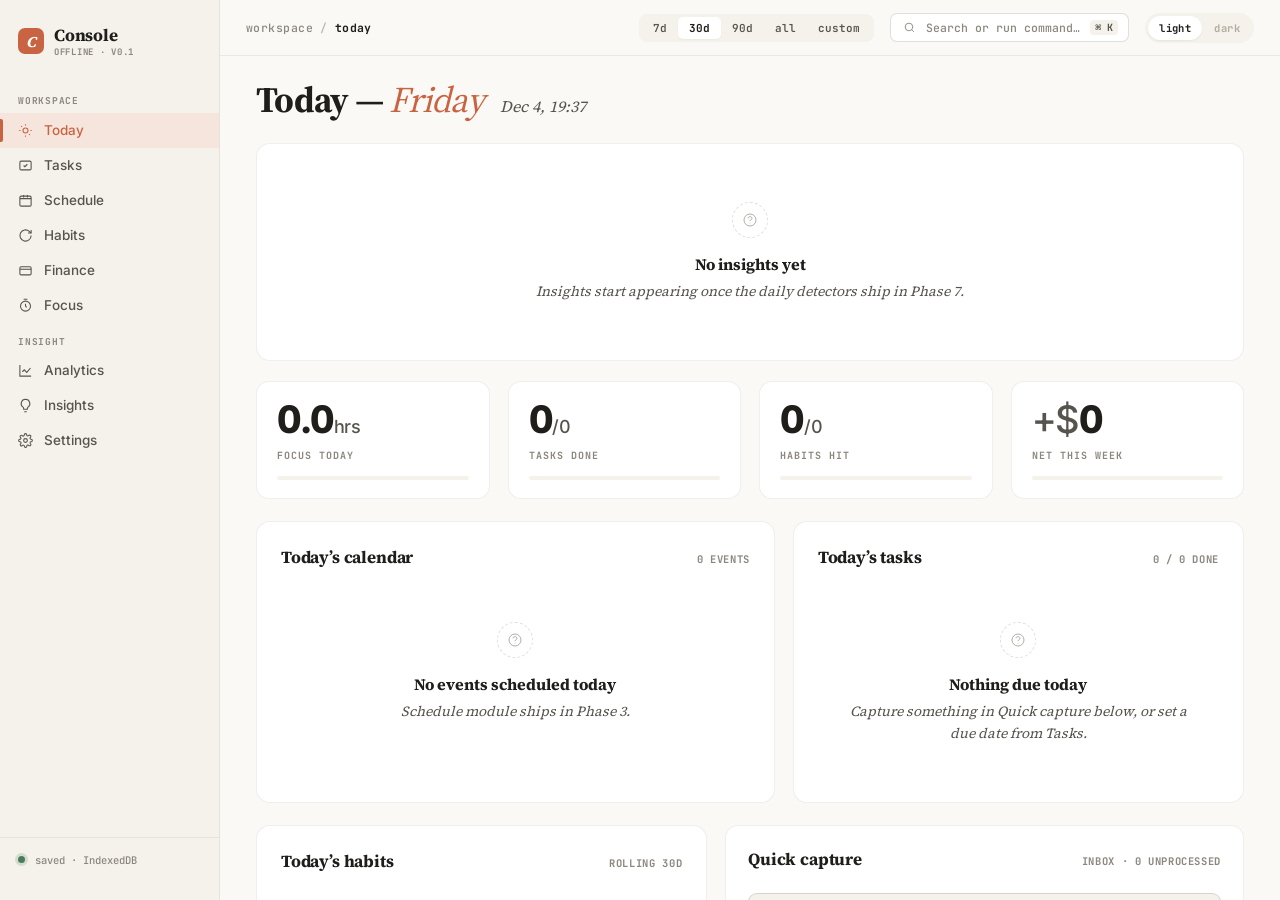
<file: index.html>
<!DOCTYPE html>
<html lang="en" data-theme="light">
<head>
<meta charset="UTF-8" />
<meta name="viewport" content="width=device-width, initial-scale=1.0" />
<title>Console</title>
<!-- tokens -> base -> components: fixed load order, source of truth for all styling. See docs/Console_Workflow.md. -->
<link rel="stylesheet" href="css/tokens.css">
<link rel="stylesheet" href="css/base.css">
<link rel="stylesheet" href="css/components.css">
</head>
<body>

<div class="app">

  <!-- ================== SIDEBAR ================== -->
  <!-- Markup reused verbatim from prototypes/console_today_prototype.html, plus data-route
       attributes for the router. Nothing here should be redrawn from description. -->
  <aside class="sidebar">
    <div class="brand">
      <div class="brand-mark">C</div>
      <div>
        <div class="brand-name">Console</div>
        <div class="brand-meta">offline · v0.1</div>
      </div>
    </div>

    <div class="nav-group-label">Workspace</div>
    <div class="nav-item" data-route="today">
      <svg viewBox="0 0 24 24" fill="none" stroke="currentColor"><circle cx="12" cy="12" r="4"/><path d="M12 2v2M12 20v2M4.93 4.93l1.41 1.41M17.66 17.66l1.41 1.41M2 12h2M20 12h2"/></svg>
      Today <span class="nav-count">0</span>
    </div>
    <div class="nav-item" data-route="tasks">
      <svg viewBox="0 0 24 24" fill="none" stroke="currentColor"><rect x="3" y="5" width="18" height="14" rx="2"/><path d="m9 12 2 2 4-4"/></svg>
      Tasks <span class="nav-count">0</span>
    </div>
    <div class="nav-item" data-route="schedule">
      <svg viewBox="0 0 24 24" fill="none" stroke="currentColor"><rect x="3" y="5" width="18" height="16" rx="2"/><path d="M3 9h18M9 3v4M15 3v4"/></svg>
      Schedule <span class="nav-count">0</span>
    </div>
    <div class="nav-item" data-route="habits">
      <svg viewBox="0 0 24 24" fill="none" stroke="currentColor"><path d="M21 12a9 9 0 1 1-3-6.7L21 8"/><path d="M21 3v5h-5"/></svg>
      Habits <span class="nav-count">0</span>
    </div>
    <div class="nav-item" data-route="finance">
      <svg viewBox="0 0 24 24" fill="none" stroke="currentColor"><rect x="3" y="6" width="18" height="13" rx="2"/><path d="M3 10h18"/></svg>
      Finance <span class="nav-count">0</span>
    </div>
    <div class="nav-item" data-route="focus">
      <svg viewBox="0 0 24 24" fill="none" stroke="currentColor"><circle cx="12" cy="13" r="8"/><path d="M12 9v4l2 2M9 2h6"/></svg>
      Focus <span class="nav-count">0</span>
    </div>

    <div class="nav-group-label">Insight</div>
    <div class="nav-item" data-route="analytics">
      <svg viewBox="0 0 24 24" fill="none" stroke="currentColor"><path d="M3 3v18h18"/><path d="M7 14l3-3 4 4 6-7"/></svg>
      Analytics
    </div>
    <div class="nav-item" data-route="insights">
      <svg viewBox="0 0 24 24" fill="none" stroke="currentColor"><path d="M9 18h6M10 22h4M12 2a7 7 0 0 0-4 12.7c.6.5 1 1.3 1 2.1V18h6v-1.2c0-.8.4-1.6 1-2.1A7 7 0 0 0 12 2z"/></svg>
      Insights <span class="nav-count">0</span>
    </div>
    <div class="nav-item" data-route="settings">
      <svg viewBox="0 0 24 24" fill="none" stroke="currentColor"><circle cx="12" cy="12" r="3"/><path d="M19.4 15a1.6 1.6 0 0 0 .3 1.8l.1.1a2 2 0 1 1-2.8 2.8l-.1-.1a1.6 1.6 0 0 0-1.8-.3 1.6 1.6 0 0 0-1 1.5V21a2 2 0 1 1-4 0v-.1a1.6 1.6 0 0 0-1-1.5 1.6 1.6 0 0 0-1.8.3l-.1.1a2 2 0 1 1-2.8-2.8l.1-.1a1.6 1.6 0 0 0 .3-1.8 1.6 1.6 0 0 0-1.5-1H3a2 2 0 1 1 0-4h.1a1.6 1.6 0 0 0 1.5-1 1.6 1.6 0 0 0-.3-1.8l-.1-.1a2 2 0 1 1 2.8-2.8l.1.1a1.6 1.6 0 0 0 1.8.3h.1a1.6 1.6 0 0 0 1-1.5V3a2 2 0 1 1 4 0v.1a1.6 1.6 0 0 0 1 1.5h.1a1.6 1.6 0 0 0 1.8-.3l.1-.1a2 2 0 1 1 2.8 2.8l-.1.1a1.6 1.6 0 0 0-.3 1.8v.1a1.6 1.6 0 0 0 1.5 1H21a2 2 0 1 1 0 4h-.1a1.6 1.6 0 0 0-1.5 1z"/></svg>
      Settings
    </div>

    <div class="sidebar-footer">
      <span class="ondisk"></span>
      <span>saved · IndexedDB</span>
    </div>
  </aside>

  <main class="main">

    <!-- topbar -->
    <div class="topbar">
      <div class="breadcrumb">
        workspace<span class="sep">/</span><span class="here">today</span>
      </div>
      <div class="topbar-spacer"></div>
      <!-- Universal range filter (Phase 7 / Analytics) — visual-only through Phase 6 (js/app.js's
           wireTopbarSegmented comment said as much since Phase 1); wired for real range-filtering
           here, but only Analytics reads the persisted value. See docs/phase_prompts/
           phase_7_analytics.md Design Decision #2. -->
      <div class="range-filter">
        <div class="segmented" id="range-segmented">
          <button data-range="7d">7d</button>
          <button data-range="30d" class="active">30d</button>
          <button data-range="90d">90d</button>
          <button data-range="all">all</button>
          <button data-range="custom">custom</button>
        </div>
        <div class="range-popover" id="range-popover" hidden>
          <div class="modal-field"><label>From</label><input type="date" class="input" id="range-start"></div>
          <div class="modal-field"><label>To</label><input type="date" class="input" id="range-end"></div>
          <button class="btn accent" id="range-apply">Apply</button>
        </div>
      </div>
      <button class="cmd-trigger">
        <svg viewBox="0 0 24 24" fill="none" stroke="currentColor"><circle cx="11" cy="11" r="7"/><path d="m20 20-3-3"/></svg>
        <span>Search or run command…</span>
        <span class="kbd">⌘ K</span>
      </button>
      <div class="theme-toggle" id="ttoggle">
        <button class="active" data-theme="light">light</button>
        <button data-theme="dark">dark</button>
      </div>
    </div>

    <!-- content: each module's init(container) renders into #app-content -->
    <div class="content">
      <div class="content-inner" id="app-content"></div>
    </div>
  </main>

  <!-- FLOATING ACTIVE TIMER — container always present, hidden until a real focus session
       exists (Phase 6). See phase_1_foundation.md. -->
  <div class="floating-timer" id="floating-timer" hidden>
    <div class="ftindicator"></div>
    <div class="ftcontent">
      <div class="ftmode">—</div>
      <div class="fttitle">—</div>
    </div>
    <div class="fttime">00:00</div>
    <div class="ftctrls">
      <button data-act="ft-pause">Pause</button>
      <button data-act="ft-end">End</button>
    </div>
  </div>

  <!-- COMMAND PALETTE OVERLAY — not in any prototype (only the static .cmd-trigger button was
       shown); .palette-overlay/.palette markup and behavior built fresh for Phase 1. -->
  <div class="palette-overlay" id="cmd-overlay" hidden>
    <div class="palette">
      <div class="pinput">
        <span class="prompt">›</span>
        <input type="text" id="cmd-input" placeholder="Search or run a command…" autocomplete="off">
      </div>
      <div class="pres" id="cmd-results"></div>
    </div>
  </div>

</div>

<!-- Classic scripts on purpose, not type="module" — ES module graphs are blocked by CORS
     under file:// in several browsers, and "opens from file://" is non-negotiable.
     Load order matters: lib/db first, then modules (which reference Console.lib and
     Console.db at init time, not at parse time, but keeping order consistent avoids surprises),
     then the shell singletons, then app.js last to boot everything. -->
<script src="js/db.js"></script>
<script src="js/lib/format.js"></script>
<script src="js/lib/tags.js"></script>
<script src="js/lib/capture.js"></script>
<script src="js/lib/habits.js"></script>
<script src="js/lib/stub-module.js"></script>
<script src="js/modules/today/index.js"></script>
<script src="js/modules/tasks/index.js"></script>
<script src="js/modules/schedule/index.js"></script>
<script src="js/modules/habits/index.js"></script>
<script src="js/modules/finance/index.js"></script>
<script src="js/modules/focus/index.js"></script>
<script src="js/modules/analytics/index.js"></script>
<script src="js/modules/insights/index.js"></script>
<script src="js/modules/settings/index.js"></script>
<script src="js/theme.js"></script>
<script src="js/router.js"></script>
<script src="js/palette.js"></script>
<script src="js/app.js"></script>
</body>
</html>
</file>
<file: css/tokens.css>
/* Console — tokens.css
   Design tokens: color, type. Extracted verbatim from console_design_library_final.html (lines 11-89).
   Source values verified byte-identical (modulo whitespace) across design library + all 5 prototypes. */

  @font-face {
    font-family: 'Inter';
    src: url('../fonts/inter-latin.woff2') format('woff2');
    font-weight: 400 800;
    font-style: normal;
    font-display: swap;
  }
  @font-face {
    font-family: 'JetBrains Mono';
    src: url('../fonts/jetbrains-mono-latin.woff2') format('woff2');
    font-weight: 500 700;
    font-style: normal;
    font-display: swap;
  }
  @font-face {
    font-family: 'Source Serif 4';
    src: url('../fonts/source-serif-4-latin.woff2') format('woff2');
    font-weight: 400 700;
    font-style: normal;
    font-display: swap;
  }

  :root {
    --paper: #FAF9F5;
    --paper-2: #F4F2EB;
    --card: #FFFFFF;
    --ink-1: #1F1E1B;
    --ink-2: #57544D;
    --ink-3: #8B877E;
    --ink-4: #BAB6AC;
    --line-1: rgba(31,30,27,0.07);
    --line-2: rgba(31,30,27,0.14);

    --accent: #C96442;
    --accent-dk: #A04E32;
    --accent-lt: #E5947A;
    --accent-soft: #F6E5DD;
    --accent-line: rgba(201,100,66,0.30);

    --accent-l1: rgba(201,100,66,0.20);
    --accent-l2: rgba(201,100,66,0.42);
    --accent-l3: rgba(201,100,66,0.68);
    --accent-l4: rgba(201,100,66,0.95);

    --teal: #4A7C5C;
    --teal-soft: #E1ECE3;
    --blue: #4A6FA5;
    --blue-soft: #DEE7F4;
    --amber: #B5740A;
    --amber-soft: #F8EBCC;
    --plum: #7A5C8C;
    --plum-soft: #EBE0F1;
    --rose: #B14D6B;
    --rose-soft: #F4DDE3;

    --success: #4A7C5C;
    --warning: #B5740A;
    --danger: #B14D3F;

    --display: 'Source Serif 4', Georgia, serif;
    --body: 'Inter', -apple-system, sans-serif;
    --mono: 'JetBrains Mono', monospace;

    /* MOTION — added for the FX/animation polish pass (post-Phase-9). Subtle/professional per the
       user's own call: quick, understated easing, no bounce/overshoot. Not theme-dependent (same
       in light + dark), lives here so both base.css and components.css can reference one source
       of truth instead of hand-rolling durations/easings per rule. */
    --ease-out: cubic-bezier(0.16, 1, 0.3, 1);
    --ease-in-out: cubic-bezier(0.4, 0, 0.2, 1);
    --dur-fast: 0.12s;
    --dur-base: 0.2s;
    --dur-slow: 0.32s;
  }

  [data-theme="dark"] {
    --paper: #1A1714;
    --paper-2: #221E1A;
    --card: #25201C;
    --ink-1: #F2EDE3;
    --ink-2: #B3AC9F;
    --ink-3: #807A6F;
    --ink-4: #524C44;
    --line-1: rgba(242,237,227,0.06);
    --line-2: rgba(242,237,227,0.14);

    --accent: #E8825E;
    --accent-dk: #C96442;
    --accent-lt: #F4A98F;
    --accent-soft: rgba(232,130,94,0.14);
    --accent-line: rgba(232,130,94,0.32);

    --accent-l1: rgba(232,130,94,0.18);
    --accent-l2: rgba(232,130,94,0.38);
    --accent-l3: rgba(232,130,94,0.62);
    --accent-l4: rgba(232,130,94,0.92);

    --teal: #6FAE85;
    --teal-soft: rgba(111,174,133,0.14);
    --blue: #7A99CD;
    --blue-soft: rgba(122,153,205,0.14);
    --amber: #DC9430;
    --amber-soft: rgba(220,148,48,0.14);
    --plum: #A488B5;
    --plum-soft: rgba(164,136,181,0.14);
    --rose: #D17D95;
    --rose-soft: rgba(209,125,149,0.14);

    --success: #6FAE85;
    --warning: #DC9430;
    --danger: #D17D70;
  }
</file>
<file: css/base.css>
/* Console — base.css
   App shell chrome: reset, sidebar, topbar, content scroll region, floating timer, scrollbar.
   Extracted verbatim from console_today_prototype.html (Phase 1 / Foundation + Today dashboard prototype).
   Phase 2 (Tasks) checked whether the "page-head-row + view-tabs-row + metrics-row" header pattern
   flagged as unextracted after Phase 1 is actually shared, rather than assuming (the exact mistake
   this file's own history warns against — see Console_Workflow.md). Grepped all four prototypes
   that use it (Tasks/Schedule/Habits/Finance):
     - .page-head-row / .view-tabs-row / .metrics-row: present and equivalent in Tasks/Schedule/
       Habits (Tasks has one harmless extra `max-width: 100%` — a no-op, dropped here). Finance's
       prototype doesn't use this header pattern at all (different page-head treatment) — not
       extracted from it.
     - .kbd-hints: byte-identical across all FOUR (Tasks/Schedule/Habits/Finance). Genuinely shared.
     - .twopane-row: only in Tasks and Habits, NOT in Schedule or Finance — those two modules use a
       different content layout (calendar grid / panel layout, presumably). Extracted here anyway
       since it's still shared by 2 of 4 and is a generic layout primitive, not module-specific
       content — but don't assume Schedule/Finance will use it without checking their prototypes
       when their phases start. */
  @media (prefers-reduced-motion: reduce) {
    *, *::before, *::after {
      animation-duration: 0.001ms !important;
      animation-iteration-count: 1 !important;
      transition-duration: 0.001ms !important;
      scroll-behavior: auto !important;
    }
  }

  /* Shared keyframes — defined once here (base.css loads before components.css) so every
     component can reference them without redefining. Naming mirrors the existing `pulse`/`shimmer`
     precedent already in this codebase (one keyframe, many consumers). */
  @keyframes fadeInUp { from { opacity: 0; transform: translateY(6px); } to { opacity: 1; transform: translateY(0); } }
  /* Movement-free, faster variant of fadeInUp — used specifically on rows/cards that live inside
     lists with j/k keyboard reselection (Tasks/Schedule/Habits/Finance/Focus all document this
     shortcut). Those modules re-render the WHOLE list via innerHTML on every selection change, not
     just on real data changes, so `fadeInUp`'s translateY would replay on every keypress while
     navigating — fine occasionally, distracting/flickery under rapid j/k. `fadeIn` keeps the "less
     static" win for genuine list loads/filters without that repeated-navigation cost. */
  @keyframes fadeIn { from { opacity: 0; } to { opacity: 1; } }
  @keyframes overlayFadeIn { from { opacity: 0; } to { opacity: 1; } }
  @keyframes modalIn { from { opacity: 0; transform: translateY(10px) scale(0.97); } to { opacity: 1; transform: translateY(0) scale(1); } }
  @keyframes popIn { from { opacity: 0; transform: translateY(-4px) scale(0.98); } to { opacity: 1; transform: translateY(0) scale(1); } }
  @keyframes checkPop { 0% { transform: scale(0.82); } 55% { transform: scale(1.14); } 100% { transform: scale(1); } }
  @keyframes barGrow { from { transform: scaleX(0); } to { transform: scaleX(1); } }
  @keyframes toastIn { from { opacity: 0; transform: translateY(10px); } to { opacity: 1; transform: translateY(0); } }

  /* RESET */
  * { box-sizing: border-box; margin: 0; padding: 0; }
  html, body { height: 100%; overflow: hidden; overflow: clip; scrollbar-width: none; }
  /* Belt-and-suspenders for the line above: every scrollable region in the app (`.content`,
     `.pane-body`, `.view-tabs-inner`) owns its own scroll, so the document itself should never
     scroll. `overflow: hidden` on body alone relies on the browser propagating it to the viewport,
     which isn't reliable across all Chromium builds/zoom levels — seen as a stray native scrollbar
     (just its up/down arrow buttons, no visible track) pinned to the top-right of the window.
     Fix has 3 layers now (first pass only had #2, and only on `html` — still leaked in Phase 2
     browser verification): 1) `overflow: clip` on html/body — unlike `hidden`, `clip` never
     establishes a scroll container in the first place, so there's nothing for the browser to draw
     a scrollbar for, even as a quirk. 2) `::-webkit-scrollbar { display: none }` on BOTH html and
     body (Chromium/WebKit belt-and-suspenders). 3) `scrollbar-width: none` on both (Firefox has no
     webkit pseudo-element, needs its own property or this leak reappears there). */
  html::-webkit-scrollbar, body::-webkit-scrollbar { display: none; }
  body {
    background: var(--paper);
    color: var(--ink-1);
    font-family: var(--body);
    font-size: 14.5px;
    line-height: 1.55;
    -webkit-font-smoothing: antialiased;
    transition: background 0.2s, color 0.2s;
    overflow: hidden;
    overflow: clip;
    scrollbar-width: none;
  }

  /* APP GRID */
  .app { display: grid; grid-template-columns: 220px 1fr; height: 100vh; }

  /* ============ SIDEBAR ============ */
  .sidebar { background: var(--paper-2); border-right: 1px solid var(--line-1); display: flex; flex-direction: column; padding: 18px 0; }
  .brand { padding: 4px 18px 22px; display: flex; align-items: center; gap: 10px; }
  .brand-mark { width: 26px; height: 26px; border-radius: 7px; background: var(--accent); display: grid; place-items: center; color: white; font-family: var(--display); font-style: italic; font-weight: 700; font-size: 15px; }
  .brand-name { font-family: var(--display); font-weight: 700; font-size: 17px; letter-spacing: -0.01em; }
  .brand-meta { font-family: var(--mono); font-size: 9px; text-transform: uppercase; letter-spacing: 0.08em; color: var(--ink-3); font-weight: 700; margin-top: -2px; }

  .nav-group-label { font-family: var(--mono); font-size: 9.5px; text-transform: uppercase; letter-spacing: 0.08em; color: var(--ink-3); font-weight: 700; padding: 12px 18px 4px; }
  .nav-item { display: flex; align-items: center; gap: 11px; padding: 7px 18px; cursor: pointer; color: var(--ink-2); font-size: 13.5px; font-weight: 500; position: relative; transition: color var(--dur-base) var(--ease-out), background var(--dur-base) var(--ease-out); }
  .nav-item:hover { color: var(--ink-1); background: var(--line-1); }
  .nav-item.active { color: var(--accent); background: var(--accent-soft); }
  /* This pseudo-element only exists in the box tree while `.active` is present — it's created
     fresh each time the router swaps the active nav item, not toggled on a persistent box — so a
     `transition` here would never have a prior state to animate from. `animation` autoplays on
     that fresh insertion instead (same reasoning as this file's header comment on the
     `:not([hidden])` trick). */
  .nav-item.active::before { content: ""; position: absolute; left: 0; top: 6px; bottom: 6px; width: 3px; background: var(--accent); border-radius: 0 2px 2px 0; animation: navIndicatorIn var(--dur-base) var(--ease-out); }
  @keyframes navIndicatorIn { from { transform: scaleY(0); opacity: 0; } to { transform: scaleY(1); opacity: 1; } }
  .nav-item svg { width: 15px; height: 15px; stroke-width: 1.7; flex-shrink: 0; transition: transform var(--dur-base) var(--ease-out); }
  .nav-item:hover svg { transform: translateX(1px); }
  .nav-item .nav-count { margin-left: auto; font-family: var(--mono); font-size: 10px; color: var(--ink-3); font-weight: 700; transition: color var(--dur-base) var(--ease-out); }
  .nav-item.active .nav-count { color: var(--accent); }

  .sidebar-footer { margin-top: auto; padding: 14px 18px; display: flex; align-items: center; gap: 10px; font-family: var(--mono); font-size: 10.5px; color: var(--ink-3); border-top: 1px solid var(--line-1); }
  .sidebar-footer .ondisk { width: 7px; height: 7px; border-radius: 50%; background: var(--success); box-shadow: 0 0 0 3px rgba(74,124,92,0.18); }

  /* ============ TOPBAR + MAIN ============ */
  .main { display: flex; flex-direction: column; overflow: hidden; }
  .topbar { height: 56px; border-bottom: 1px solid var(--line-1); display: flex; align-items: center; padding: 0 26px; gap: 16px; flex-shrink: 0; }
  .breadcrumb { font-family: var(--mono); font-size: 11.5px; color: var(--ink-3); letter-spacing: 0.04em; }
  .breadcrumb .sep { color: var(--ink-4); margin: 0 7px; }
  .breadcrumb .here { color: var(--ink-1); font-weight: 700; }
  .topbar-spacer { flex: 1; }

  .segmented { display: inline-flex; background: var(--paper-2); border-radius: 8px; padding: 3px; }
  .segmented button { background: transparent; border: none; padding: 4px 11px; font-family: var(--mono); font-size: 11px; color: var(--ink-2); cursor: pointer; border-radius: 5px; font-weight: 600; transition: background var(--dur-base) var(--ease-out), color var(--dur-base) var(--ease-out), box-shadow var(--dur-base) var(--ease-out); }
  .segmented button.active { background: var(--card); color: var(--ink-1); font-weight: 700; box-shadow: 0 1px 2px rgba(0,0,0,0.04); }

  /* RANGE FILTER (Phase 7 / Analytics) — the "custom" popover anchored under the segmented
     control. `.range-filter` is just a positioning context (relative), not a visual component of
     its own — `.segmented` keeps its exact Phase 1 appearance. See
     docs/phase_prompts/phase_7_analytics.md Design Decision #3. */
  .range-filter { position: relative; }
  .range-popover { position: absolute; top: calc(100% + 8px); right: 0; z-index: 60; background: var(--card); border: 1px solid var(--line-2); border-radius: 10px; box-shadow: 0 10px 28px rgba(31,30,27,0.14); padding: 14px; display: flex; flex-direction: column; gap: 10px; width: 200px; transform-origin: top right; }
  [data-theme="dark"] .range-popover { box-shadow: 0 10px 28px rgba(0,0,0,0.5); }
  .range-popover[hidden] { display: none; }
  /* Persistent node, shown/hidden by toggling `hidden` (js/app.js) rather than recreated — the
     `:not([hidden])` state change from `display:none` to a real box is what (re)triggers the
     animation each time it opens, no JS changes needed. See base.css's motion-system header note. */
  .range-popover:not([hidden]) { animation: popIn var(--dur-base) var(--ease-out); }

  .cmd-trigger { display: flex; align-items: center; gap: 10px; padding: 6px 10px 6px 12px; border: 1px solid var(--line-2); border-radius: 7px; font-family: var(--mono); font-size: 11.5px; color: var(--ink-3); cursor: pointer; background: var(--card); min-width: 230px; transition: border-color var(--dur-base) var(--ease-out); }
  .cmd-trigger:hover { border-color: var(--ink-3); }
  .cmd-trigger .kbd { background: var(--paper-2); padding: 1px 5px; border-radius: 4px; font-size: 10px; color: var(--ink-2); font-weight: 700; margin-left: auto; }
  .cmd-trigger svg { width: 13px; height: 13px; stroke-width: 1.7; color: var(--ink-3); }

  .theme-toggle { display: inline-flex; gap: 1px; background: var(--paper-2); padding: 3px; border-radius: 999px; }
  .theme-toggle button { background: transparent; border: none; padding: 5px 11px; font-family: var(--mono); font-size: 10.5px; color: var(--ink-2); cursor: pointer; border-radius: 999px; font-weight: 700; text-transform: lowercase; letter-spacing: 0.04em; transition: background var(--dur-base) var(--ease-out), color var(--dur-base) var(--ease-out), box-shadow var(--dur-base) var(--ease-out); }
  .theme-toggle button.active { background: var(--card); color: var(--ink-1); box-shadow: 0 1px 2px rgba(0,0,0,0.06); }

  /* ============ CONTENT SCROLL ============ */
  .content { flex: 1; overflow-y: auto; padding: 26px 36px 100px; }
  .content-inner { max-width: 1180px; margin: 0 auto; }

  /* VIEW/ROUTE TRANSITION — added on top of this pass per explicit user request (a page-fade on
     nav clicks, "like a usual website"), overriding this pass's original default of leaving route
     switches instant. `#app-content` (== `.content-inner`, see index.html) is a PERSISTENT node —
     router.js swaps its `innerHTML` on every navigation but never replaces the element itself — so
     unlike every other animation in this file (which autoplay because their element is freshly
     inserted), a plain `animation` here would only ever play once, on initial page load. router.js's
     go() now explicitly restarts it after every module swap: remove this class, force a reflow,
     re-add it. Reuses `fadeInUp` rather than a dedicated keyframe — same subtle motion as
     everything else in this pass, nothing route-transitions-specific about it. */
  #app-content.route-fade { animation: fadeInUp var(--dur-base) var(--ease-out); }

  /* ============ FLOATING TIMER ============ */
  @keyframes pulse { 0%, 100% { opacity: 1; } 50% { opacity: 0.5; } }
  .floating-timer { position: fixed; bottom: 22px; right: 22px; background: var(--ink-1); color: var(--paper); border-radius: 14px; padding: 14px 18px; box-shadow: 0 12px 32px rgba(31,30,27,0.16); display: flex; align-items: center; gap: 16px; z-index: 100; }
  /* The `display: flex` above out-specifies the UA stylesheet's `[hidden] { display: none }`,
     so without this rule the timer renders 00:00 on every screen forever even though app.js
     correctly sets `hidden` — same explicit re-hide `.range-popover`/`.palette-overlay` carry. */
  .floating-timer[hidden] { display: none; }
  /* Persistent node toggled via `hidden` (js/app.js) when a Focus session starts/ends — same
     `:not([hidden])` entrance trick as `.range-popover` above. */
  .floating-timer:not([hidden]) { animation: fadeInUp var(--dur-slow) var(--ease-out); }
  [data-theme="dark"] .floating-timer { background: var(--card); border: 1px solid var(--line-2); box-shadow: 0 12px 32px rgba(0,0,0,0.4); color: var(--ink-1); }
  .floating-timer .ftindicator { width: 8px; height: 8px; background: var(--accent); border-radius: 50%; box-shadow: 0 0 0 4px rgba(232,130,94,0.25); animation: pulse 1.8s infinite; }
  .floating-timer .ftcontent .ftmode { font-family: var(--mono); font-size: 9.5px; text-transform: uppercase; letter-spacing: 0.08em; opacity: 0.65; font-weight: 700; }
  .floating-timer .ftcontent .fttitle { font-family: var(--display); font-weight: 700; font-size: 14px; margin-top: 2px; }
  .floating-timer .fttime { font-family: var(--display); font-weight: 700; font-size: 26px; font-variant-numeric: tabular-nums; letter-spacing: -0.02em; line-height: 1; }
  .floating-timer .ftctrls { display: flex; gap: 6px; }
  .floating-timer .ftctrls button { background: rgba(244,242,235,0.10); border: 1px solid rgba(244,242,235,0.18); color: inherit; padding: 5px 9px; border-radius: 6px; cursor: pointer; font-family: var(--mono); font-size: 10px; font-weight: 700; }
  [data-theme="dark"] .floating-timer .ftctrls button { background: var(--paper-2); border-color: var(--line-2); }
  .floating-timer .ftctrls button:hover { background: rgba(244,242,235,0.18); }

  /* ============ SCROLLBAR ============ */
  .content::-webkit-scrollbar { width: 10px; }
  .content::-webkit-scrollbar-track { background: transparent; }
  .content::-webkit-scrollbar-thumb { background: var(--line-2); border-radius: 5px; border: 2px solid var(--paper); }
  .content::-webkit-scrollbar-thumb:hover { background: var(--ink-4); }

  /* RESPONSIVE SHELL */
  @media (max-width: 720px) {
    .app { grid-template-columns: 1fr; }
    .sidebar { display: none; }
  }

  /* ============ TABBED MODULE LAYOUT (Phase 2) ============
     Today's dashboard renders inside .content/.content-inner (padding + max-width centering owned
     by the shell) and the whole region scrolls as one tall page. Tasks/Schedule/Habits/Finance
     instead bring their own full-bleed row structure — each of page-head-row/view-tabs-row/
     metrics-row/twopane-row centers itself to 1180px and owns its own horizontal padding, and only
     .twopane-row's inner .pane-body scrolls (everything else — tabs, metrics, capture bar — stays
     fixed while the list/detail pane scrolls internally). Nesting that inside the already-padded,
     already-scrolling .content/.content-inner would double the padding/max-width and produce two
     nested scrollbars. Rather than restructure index.html per module, router.js toggles a `.flush`
     class on both elements when the active module declares `layout: 'flush'` (see router.js and
     js/modules/tasks/index.js). Today and every stub module leave `layout` unset, so this never
     applies to them — zero risk to the already-verified Phase 1 rendering path. */
  .content.flush { padding: 0; overflow: hidden; display: flex; flex-direction: column; }
  .content.flush .content-inner { max-width: none; margin: 0; display: flex; flex-direction: column; flex: 1; min-height: 0; }

  /* ============ PAGE HEAD ROW (Tasks/Schedule/Habits) ============ */
  .page-head-row { padding: 22px 36px 0; }
  .page-head-row .inner { max-width: 1180px; margin: 0 auto; display: flex; align-items: baseline; gap: 16px; }
  .page-sub { font-family: var(--display); font-style: italic; font-size: 14px; color: var(--ink-2); }
  .page-actions { margin-left: auto; display: flex; gap: 8px; }
  .btn-mini { background: var(--card); border: 1px solid var(--line-2); padding: 6px 12px; border-radius: 7px; font-family: var(--mono); font-size: 11px; font-weight: 700; text-transform: uppercase; letter-spacing: 0.04em; color: var(--ink-2); cursor: pointer; display: inline-flex; align-items: center; gap: 5px; transition: background var(--dur-fast) var(--ease-out), color var(--dur-fast) var(--ease-out), transform var(--dur-fast) var(--ease-out); }
  .btn-mini:hover { background: var(--paper-2); color: var(--ink-1); }
  .btn-mini:active { transform: scale(0.96); }
  .btn-mini.primary { background: var(--accent); border-color: var(--accent); color: white; }
  .btn-mini.primary:hover { background: var(--accent-dk); }
  .btn-mini svg { width: 12px; height: 12px; stroke-width: 2; }

  /* ============ VIEW TABS ROW (Tasks/Schedule/Habits) ============ */
  .view-tabs-row { padding: 18px 36px 0; }
  .view-tabs-inner { max-width: 1180px; margin: 0 auto; border-bottom: 1px solid var(--line-1); display: flex; gap: 0; overflow-x: auto; }
  .vtab { padding: 10px 14px; font-family: var(--mono); font-size: 11.5px; color: var(--ink-3); cursor: pointer; border-bottom: 2px solid transparent; margin-bottom: -1px; font-weight: 700; letter-spacing: 0.04em; text-transform: lowercase; white-space: nowrap; display: inline-flex; align-items: center; gap: 6px; transition: color var(--dur-base) var(--ease-out), border-color var(--dur-base) var(--ease-out); }
  .vtab:hover { color: var(--ink-2); }
  .vtab.active { color: var(--accent); border-bottom-color: var(--accent); }
  .vtab .vcount { font-size: 10px; color: var(--ink-3); background: var(--paper-2); padding: 1px 6px; border-radius: 999px; font-weight: 700; transition: color var(--dur-base) var(--ease-out), background var(--dur-base) var(--ease-out); }
  .vtab.active .vcount { color: var(--accent); background: var(--accent-soft); }
  .vtab-spacer { flex: 1; }
  .vtab-extra { display: inline-flex; align-items: center; gap: 8px; padding: 8px 0; }

  /* ============ METRICS ROW (Tasks/Schedule/Habits) ============ */
  .metrics-row { padding: 18px 36px 0; }
  .metrics-inner { max-width: 1180px; margin: 0 auto; display: grid; grid-template-columns: repeat(4, 1fr); gap: 14px; }
  .metric { background: var(--card); border: 1px solid var(--line-1); border-radius: 11px; padding: 12px 16px; transition: transform var(--dur-base) var(--ease-out), box-shadow var(--dur-base) var(--ease-out); }
  .metric:hover { transform: translateY(-2px); box-shadow: 0 6px 16px rgba(31,30,27,0.08); }
  [data-theme="dark"] .metric:hover { box-shadow: 0 6px 16px rgba(0,0,0,0.35); }
  .metric .mnum { font-family: var(--body); font-weight: 800; font-size: 24px; letter-spacing: -0.03em; line-height: 1; font-variant-numeric: tabular-nums; }
  .metric .mnum .munit { font-size: 13px; color: var(--ink-2); font-weight: 500; margin-left: 2px; }
  .metric .mlbl { font-family: var(--mono); font-size: 9.5px; color: var(--ink-3); text-transform: uppercase; letter-spacing: 0.08em; font-weight: 700; margin-top: 6px; display: flex; align-items: center; justify-content: space-between; }
  .metric .mtrend { font-size: 9.5px; color: var(--success); font-weight: 700; }
  .metric .mtrend.warn { color: var(--amber); }
  .metric .mtrend.down { color: var(--ink-3); }
  /* .mnum color modifiers, added in Phase 4 (Habits) — console_habits_prototype.html's metrics
     row colors its "best" metric teal and its "watch" metric amber. Generic pair, not
     habit-specific structurally, so it lives alongside the shared .metric component rather than
     in components.css with the rest of Habits' own classes. */
  .metric .mnum.teal { color: var(--teal); }
  .metric .mnum.amber { color: var(--amber); }

  /* ============ TWO-PANE ROW (Tasks/Habits — not Schedule/Finance, checked, see note above) ============ */
  .twopane-row { padding: 18px 36px 70px; flex: 1; overflow: hidden; min-height: 0; }
  .twopane-inner { max-width: 1180px; margin: 0 auto; display: grid; grid-template-columns: 1.4fr 1fr; gap: 18px; height: 100%; }
  .pane { background: var(--card); border: 1px solid var(--line-1); border-radius: 13px; overflow: hidden; display: flex; flex-direction: column; }
  .pane-head { display: flex; align-items: center; gap: 10px; padding: 12px 18px; border-bottom: 1px solid var(--line-1); flex-shrink: 0; }
  .pane-title { font-family: var(--display); font-weight: 700; font-size: 14px; }
  .pane-meta { font-family: var(--mono); font-size: 10.5px; color: var(--ink-3); margin-left: auto; }
  .pane-body { flex: 1; overflow-y: auto; }
  .pane-body::-webkit-scrollbar { width: 9px; height: 9px; }
  .pane-body::-webkit-scrollbar-track { background: transparent; }
  .pane-body::-webkit-scrollbar-thumb { background: var(--line-2); border-radius: 5px; }
  .pane-body::-webkit-scrollbar-thumb:hover { background: var(--ink-4); }

  /* ============ KEYBOARD HINTS BAR (Tasks/Schedule/Habits/Finance — byte-identical in all 4) ============ */
  .kbd-hints { position: fixed; bottom: 0; left: 220px; right: 0; height: 32px; background: var(--paper-2); border-top: 1px solid var(--line-1); display: flex; align-items: center; padding: 0 24px; gap: 18px; font-family: var(--mono); font-size: 10.5px; color: var(--ink-3); z-index: 50; }
  .kbd-hints .khint { display: inline-flex; align-items: center; gap: 5px; }
  .kbd-hints .khint .kbd { background: var(--card); border: 1px solid var(--line-2); padding: 1px 6px; border-radius: 4px; font-size: 10px; color: var(--ink-2); font-weight: 700; }
  .kbd-hints .khint .klbl { color: var(--ink-2); }

  @media (max-width: 1024px) {
    .metrics-inner { grid-template-columns: repeat(2, 1fr); }
    .twopane-inner { grid-template-columns: 1fr; }
  }
</file>
<file: css/components.css>
/* Console — components.css
   Every reusable component. Extracted verbatim in two passes:
   1) console_design_library_final.html lines 201-553 (canonical component library)
   2) console_today_prototype.html Today-dashboard-specific components not in the library
      (insight card, hero stats strip, two-col grid, calendar/task/habit lists, quick capture,
      upcoming week, money snapshot, waiting-for, suggested focus, non-tabbed page head).
   Missing a component during a later phase? Add it here — never inline. */

  /* ============================================================
     FROM DESIGN LIBRARY
     ============================================================ */
  /* CARDS */
  .card { background: var(--card); border: 1px solid var(--line-1); border-radius: 14px; padding: 22px 24px; transition: box-shadow var(--dur-base) var(--ease-out), transform var(--dur-base) var(--ease-out); }
  .card:hover { transform: translateY(-1px); box-shadow: 0 4px 14px rgba(31,30,27,0.06); }
  [data-theme="dark"] .card:hover { box-shadow: 0 4px 14px rgba(0,0,0,0.3); }
  .card-l { border-radius: 16px; padding: 26px 28px; }
  .card.accent-top { border-top: 4px solid var(--accent); }
  .card.accent-top.teal { border-top-color: var(--teal); }
  .card.accent-top.blue { border-top-color: var(--blue); }
  .card.accent-top.amber { border-top-color: var(--amber); }
  .card.accent-top.plum { border-top-color: var(--plum); }
  .card.accent-top.rose { border-top-color: var(--rose); }
  .card-inverted { background: var(--ink-1); color: var(--paper); border: none; }
  [data-theme="dark"] .card-inverted { background: var(--paper-2); color: var(--ink-1); }
  /* card-head/title/sub: from Today prototype, not in the design library's card demo.
     NOTE: Today's own .card use 13px radius / 20px 22px padding, slightly under this file's
     14px / 22px 24px (design library "final" values). Using the design library's values here
     as canonical for the rebuild; if a screen must match the old Today prototype pixel-for-pixel,
     flag it — don't silently patch just this one card back to the old numbers. */
  .card .card-head { display: flex; align-items: baseline; justify-content: space-between; margin-bottom: 16px; }
  .card .card-title { font-family: var(--display); font-weight: 700; font-size: 17px; letter-spacing: -0.01em; }
  .card .card-sub { font-family: var(--mono); font-size: 10.5px; color: var(--ink-3); text-transform: uppercase; letter-spacing: 0.06em; font-weight: 700; }

  /* HERO STAT (Inter 800) */
  .hero-stat-block { display: flex; gap: 40px; flex-wrap: wrap; }
  .hero-stat .num {
    font-family: var(--body);
    font-weight: 800;
    font-size: 52px;
    line-height: 1;
    letter-spacing: -0.035em;
    color: var(--ink-1);
    font-variant-numeric: tabular-nums;
  }
  .hero-stat .num .dollar { color: var(--ink-2); font-weight: 500; }
  .hero-stat .lbl-row { margin-top: 10px; display: flex; align-items: center; gap: 10px; }
  .hero-stat .lbl { font-family: var(--mono); font-size: 10.5px; color: var(--ink-3); letter-spacing: 0.12em; text-transform: uppercase; font-weight: 700; }
  .hero-stat .delta { font-family: var(--body); font-size: 12px; color: var(--accent); font-weight: 600; display: inline-flex; align-items: center; gap: 2px; }
  .hero-stat .delta .arr { font-weight: 700; font-size: 10px; }

  /* ANNOTATED STAT (serif italic) */
  .annot-stat { background: var(--card); border: 1px solid var(--line-1); border-radius: 12px; padding: 18px 20px; transition: transform var(--dur-base) var(--ease-out), box-shadow var(--dur-base) var(--ease-out); }
  .annot-stat:hover { transform: translateY(-1px); box-shadow: 0 4px 14px rgba(31,30,27,0.06); }
  [data-theme="dark"] .annot-stat:hover { box-shadow: 0 4px 14px rgba(0,0,0,0.3); }
  .annot-stat .label { font-family: var(--mono); font-size: 10.5px; color: var(--ink-3); text-transform: uppercase; letter-spacing: 0.06em; margin-bottom: 8px; font-weight: 700; }
  .annot-stat .val { font-family: var(--display); font-weight: 700; font-size: 36px; line-height: 1; letter-spacing: -0.02em; }
  .annot-stat .val .unit { font-family: var(--body); font-size: 16px; color: var(--ink-3); font-weight: 500; margin-left: 4px; }
  .annot-stat .annot { font-family: var(--display); font-style: italic; font-size: 13.5px; color: var(--ink-2); margin-top: 8px; line-height: 1.4; }
  .annot-stat .annot .pos { color: var(--success); font-style: normal; font-weight: 600; }
  .annot-stat .annot .neg { color: var(--warning); font-style: normal; font-weight: 600; }

  /* BUTTONS */
  .btn { display: inline-flex; align-items: center; gap: 7px; font-family: var(--body); font-size: 14px; font-weight: 500; padding: 8px 16px; border-radius: 9px; border: 1px solid transparent; cursor: pointer; background: transparent; transition: background var(--dur-fast) var(--ease-out), border-color var(--dur-fast) var(--ease-out), transform var(--dur-fast) var(--ease-out); }
  .btn:active { transform: scale(0.97); }
  .btn.primary { background: var(--ink-1); color: var(--paper); }
  .btn.primary:hover { background: var(--ink-2); }
  .btn.accent { background: var(--accent); color: white; }
  .btn.accent:hover { background: var(--accent-dk); }
  .btn.secondary { background: var(--card); border-color: var(--line-2); color: var(--ink-1); }
  .btn.secondary:hover { background: var(--paper-2); }
  .btn.ghost { color: var(--ink-1); }
  .btn.ghost:hover { background: var(--paper-2); }
  .btn.danger { background: transparent; color: var(--danger); border-color: rgba(177,77,63,0.30); }
  .btn.danger:hover { background: rgba(177,77,63,0.06); }
  .btn.sm { padding: 5px 11px; font-size: 12.5px; border-radius: 7px; }
  .btn.lg { padding: 11px 22px; font-size: 15px; border-radius: 10px; }
  .icon-btn { width: 32px; height: 32px; padding: 0; border-radius: 8px; display: grid; place-items: center; background: transparent; border: 1px solid var(--line-2); color: var(--ink-2); cursor: pointer; transition: background var(--dur-fast) var(--ease-out), color var(--dur-fast) var(--ease-out), transform var(--dur-fast) var(--ease-out); }
  .icon-btn:hover { background: var(--paper-2); color: var(--ink-1); }
  .icon-btn:active { transform: scale(0.94); }
  .icon-btn svg { width: 16px; height: 16px; stroke-width: 1.7; }

  /* FORM CONTROLS */
  .input { background: var(--card); border: 1px solid var(--line-2); border-radius: 8px; padding: 8px 12px; font-family: var(--body); font-size: 14px; color: var(--ink-1); outline: none; transition: border-color 0.15s, box-shadow 0.15s; width: 100%; }
  .input:focus { border-color: var(--accent); box-shadow: 0 0 0 3px var(--accent-soft); }
  .input::placeholder { color: var(--ink-3); }
  textarea.input { resize: vertical; min-height: 70px; font-family: var(--body); }

  .toggle { position: relative; display: inline-block; width: 38px; height: 22px; }
  .toggle input { display: none; }
  .toggle .track { position: absolute; inset: 0; background: var(--line-2); border-radius: 12px; transition: background var(--dur-base) var(--ease-out); }
  .toggle .thumb { position: absolute; top: 2px; left: 2px; width: 18px; height: 18px; background: white; border-radius: 50%; transition: transform var(--dur-base) var(--ease-out); box-shadow: 0 1px 2px rgba(0,0,0,0.15); }
  .toggle input:checked + .track { background: var(--accent); }
  .toggle input:checked + .track + .thumb { transform: translateX(16px); }

  .slider { -webkit-appearance: none; appearance: none; width: 220px; height: 4px; background: var(--line-2); border-radius: 2px; outline: none; }
  .slider::-webkit-slider-thumb { -webkit-appearance: none; width: 16px; height: 16px; border-radius: 50%; background: var(--accent); cursor: pointer; }
  .slider::-moz-range-thumb { width: 16px; height: 16px; border-radius: 50%; background: var(--accent); cursor: pointer; border: none; }

  .check, .radio { width: 18px; height: 18px; border: 1.5px solid var(--line-2); border-radius: 5px; display: inline-grid; place-items: center; cursor: pointer; background: var(--card); transition: background var(--dur-fast) var(--ease-out), border-color var(--dur-fast) var(--ease-out); }
  .radio { border-radius: 50%; }
  .check.checked { background: var(--accent); border-color: var(--accent); animation: checkPop var(--dur-base) var(--ease-out); }
  .check.checked::after { content: ""; width: 9px; height: 5px; border-left: 1.5px solid white; border-bottom: 1.5px solid white; transform: rotate(-45deg); margin-top: -3px; }
  .radio.checked { border-color: var(--accent); animation: checkPop var(--dur-base) var(--ease-out); }
  .radio.checked::after { content: ""; width: 8px; height: 8px; background: var(--accent); border-radius: 50%; }

  /* PILL SEGMENTED CONTROL */
  .pill-segment { display: inline-flex; gap: 6px; }
  .pill-segment button { background: transparent; border: 1px solid var(--line-2); color: var(--ink-2); padding: 8px 18px; border-radius: 999px; font-family: var(--body); font-size: 12px; font-weight: 700; letter-spacing: 0.08em; text-transform: uppercase; cursor: pointer; transition: background var(--dur-base) var(--ease-out), color var(--dur-base) var(--ease-out), border-color var(--dur-base) var(--ease-out); }
  .pill-segment button:hover { border-color: var(--ink-3); color: var(--ink-1); }
  .pill-segment button.active { background: transparent; border-color: var(--accent); color: var(--accent); box-shadow: 0 0 0 1px var(--accent) inset; }

  /* SEGMENTED (smaller, tabbed) — DROPPED HERE ON PURPOSE.
     The design library's generic .segmented (9px radius/13px padding/12px font) conflicts with
     the topbar .segmented actually shipped in every prototype (8px radius/11px padding/11px font,
     defined in base.css). base.css loads before this file, so keeping both would let this
     lower-fidelity version silently win the cascade. base.css's version is canonical — do not
     redefine .segmented here. */

  /* PILLS / BADGES */
  .pill { display: inline-flex; align-items: center; gap: 4px; font-family: var(--mono); font-size: 11px; font-weight: 700; padding: 4px 10px; border-radius: 999px; letter-spacing: 0.02em; }
  .pill.neutral { background: var(--paper-2); color: var(--ink-2); }
  .pill.accent { background: var(--accent-soft); color: var(--accent-dk); }
  .pill.teal { background: var(--teal-soft); color: var(--teal); }
  .pill.blue { background: var(--blue-soft); color: var(--blue); }
  .pill.amber { background: var(--amber-soft); color: var(--amber); }
  .pill.plum { background: var(--plum-soft); color: var(--plum); }
  .pill.success { background: var(--teal-soft); color: var(--teal); }
  .pill.warn { background: var(--amber-soft); color: var(--amber); }
  .pill.danger { background: var(--rose-soft); color: var(--danger); }
  .pill .dot { width: 6px; height: 6px; border-radius: 50%; background: currentColor; opacity: 0.8; }

  .priority { display: inline-flex; gap: 2px; align-items: center; }
  .priority .b { width: 3px; height: 12px; background: var(--line-2); border-radius: 1px; }
  .priority.high .b:nth-child(-n+3) { background: var(--accent); }
  .priority.med .b:nth-child(-n+2) { background: var(--amber); }
  .priority.low .b:nth-child(1) { background: var(--ink-3); }

  .status-dot { display: inline-block; width: 8px; height: 8px; border-radius: 50%; background: var(--ink-3); margin-right: 6px; vertical-align: 1px; }
  .status-dot.live { background: var(--success); box-shadow: 0 0 0 3px rgba(74,124,92,0.18); }
  .status-dot.warn { background: var(--warning); }
  .status-dot.err { background: var(--danger); }

  .chip { display: inline-flex; align-items: center; gap: 5px; background: var(--paper-2); border: 1px solid var(--line-1); padding: 4px 9px 4px 10px; border-radius: 6px; font-family: var(--mono); font-size: 11.5px; color: var(--ink-2); animation: popIn var(--dur-base) var(--ease-out) backwards; }
  .chip .close { width: 14px; height: 14px; border-radius: 3px; display: grid; place-items: center; cursor: pointer; color: var(--ink-3); transition: background var(--dur-fast) var(--ease-out), color var(--dur-fast) var(--ease-out); }
  .chip .close:hover { background: rgba(31,30,27,0.08); color: var(--ink-1); }
  .chip.context { color: var(--blue); background: var(--blue-soft); border-color: var(--blue-soft); }
  .chip.project { color: var(--plum); background: var(--plum-soft); border-color: var(--plum-soft); }
  .chip.kbd { background: var(--card); border: 1px solid var(--line-2); padding: 1px 6px; color: var(--ink-2); font-family: var(--mono); font-size: 10.5px; border-radius: 4px; box-shadow: 0 1px 0 var(--line-2); }
  /* TAG PICKER — the New Task modal's multi-select over existing tags. Chip-sized on purpose:
     .pill-segment (18px pads, uppercase) is for a fixed 3-4 exclusive options and overflows a
     modal column once the open-ended tag list grows. Active state mirrors .pill-segment
     button.active's inset-ring treatment so selection reads the same across both controls. */
  .tag-picker { display: flex; flex-wrap: wrap; gap: 6px; margin: 6px 0 8px; }
  .tag-picker button { font-family: var(--mono); font-size: 11px; padding: 4px 11px; border-radius: 999px; border: 1px solid var(--line-2); background: var(--card); color: var(--ink-2); cursor: pointer; transition: background var(--dur-fast) var(--ease-out), border-color var(--dur-fast) var(--ease-out), color var(--dur-fast) var(--ease-out); }
  .tag-picker button:hover { border-color: var(--ink-3); color: var(--ink-1); }
  .tag-picker button.active { border-color: var(--accent); color: var(--accent); box-shadow: 0 0 0 1px var(--accent) inset; }

  /* CALLOUTS */
  .callout { border-radius: 11px; padding: 16px 20px; border-left: 3px solid; }
  .callout.insight { background: var(--accent-soft); border-left-color: var(--accent); }
  .callout.info { background: var(--blue-soft); border-left-color: var(--blue); }
  .callout.success { background: var(--teal-soft); border-left-color: var(--teal); }
  .callout.warn { background: var(--amber-soft); border-left-color: var(--amber); }
  .callout.danger { background: var(--rose-soft); border-left-color: var(--danger); }
  .callout .label { font-family: var(--mono); font-size: 10.5px; text-transform: uppercase; letter-spacing: 0.06em; font-weight: 700; margin-bottom: 6px; display: flex; justify-content: space-between; }
  .callout.insight .label { color: var(--accent-dk); }
  .callout.info .label { color: var(--blue); }
  .callout.success .label { color: var(--teal); }
  .callout.warn .label { color: var(--amber); }
  .callout.danger .label { color: var(--danger); }
  .callout .ctext { font-size: 14.5px; line-height: 1.5; }
  .callout .ctext strong { font-weight: 600; }

  /* PROGRESS */
  /* `.fill` elements get their real width set inline per-render (computed from live data — see
     each module's render()); animating `transform: scaleX` (rather than `width`, which is already
     final) makes the bar "grow in" from 0 on every fresh render without fighting the inline width,
     same trick used for every `.fill`-shaped component below (`.ec-bar`, `.hbar`, `.ebar`, etc). */
  .pbar { height: 8px; background: var(--paper-2); border-radius: 4px; overflow: hidden; }
  .pbar .fill { height: 100%; background: var(--accent); border-radius: 4px; transform-origin: left; animation: barGrow var(--dur-slow) var(--ease-out); }
  .pbar.lg { height: 12px; border-radius: 6px; }
  .pbar.sm { height: 5px; border-radius: 3px; }
  .pbar.teal .fill { background: var(--teal); }
  .pbar.blue .fill { background: var(--blue); }
  .pbar.amber .fill { background: var(--amber); }
  .pbar.gradient .fill {
    background: linear-gradient(90deg, var(--accent-lt), var(--accent), var(--accent-dk));
  }
  .pbar.segmented { display: flex; gap: 2px; background: transparent; }
  .pbar.segmented .seg { flex: 1; height: 8px; background: var(--paper-2); border-radius: 2px; }
  .pbar.segmented .seg.on { background: var(--accent); }
  .pbar.stacked { display: flex; }
  .pbar.stacked .seg { height: 100%; }
  .pbar.stacked .seg.s1 { background: var(--accent); }
  .pbar.stacked .seg.s2 { background: var(--teal); }
  .pbar.stacked .seg.s3 { background: var(--amber); }
  .pbar.stacked .seg.s4 { background: var(--plum); }

  /* --pct isn't `@property`-registered, so it can't be smoothly interpolated by a CSS animation
     (only discrete-jumps) — animating the ring's own opacity/scale in on mount instead of trying
     to "grow" the conic-gradient itself, which would need a JS-driven rAF loop out of scope for
     this CSS-only pass. */
  .ring { --pct: 70; width: 80px; height: 80px; border-radius: 50%; background: conic-gradient(var(--accent) calc(var(--pct) * 1%), var(--paper-2) 0); position: relative; animation: popIn var(--dur-slow) var(--ease-out) backwards; }
  .ring::after { content: ""; position: absolute; inset: 7px; background: var(--card); border-radius: 50%; }
  .ring .ring-val { position: absolute; inset: 0; display: grid; place-items: center; font-family: var(--display); font-weight: 700; font-size: 19px; z-index: 1; letter-spacing: -0.01em; }
  .ring.teal { background: conic-gradient(var(--teal) calc(var(--pct) * 1%), var(--paper-2) 0); }
  .ring.blue { background: conic-gradient(var(--blue) calc(var(--pct) * 1%), var(--paper-2) 0); }
  .ring.sm { width: 48px; height: 48px; }
  .ring.sm::after { inset: 5px; }
  .ring.sm .ring-val { font-size: 12px; }
  .ring.lg { width: 140px; height: 140px; }
  .ring.lg::after { inset: 12px; }
  .ring.lg .ring-val { font-size: 30px; }

  /* TABS / BREADCRUMB */
  .tabs { display: flex; gap: 26px; border-bottom: 1px solid var(--line-1); }
  .tab { padding: 11px 0; font-family: var(--mono); font-size: 12px; color: var(--ink-3); cursor: pointer; border-bottom: 2px solid transparent; margin-bottom: -1px; text-transform: lowercase; letter-spacing: 0.04em; font-weight: 700; }
  .tab:hover { color: var(--ink-2); }
  .tab.active { color: var(--ink-1); border-bottom-color: var(--accent); }
  /* .breadcrumb dropped here on purpose — the topbar's .breadcrumb (base.css) is canonical and
     loads first; this design-library variant (12px vs 11.5px, plus an unused `a` selector) would
     otherwise win the cascade since this file loads after base.css. Add breadcrumb `a` link
     styling to base.css directly if a future screen needs it, don't reintroduce it here. */

  /* LIST ROWS */
  .row-list { background: var(--card); border: 1px solid var(--line-1); border-radius: 12px; overflow: hidden; }
  /* `fadeIn` (not `fadeInUp`), fast duration — this base .list-row class is shared by Schedule's
     Agenda, Habits' Archive/Correlations, Finance's Transactions/Reports and Focus's Log, every one
     of which documents j/k reselection (full-list re-render on every keypress, not just on real
     data changes — see base.css's fadeIn keyframe comment for why translateY was dropped here). */
  .list-row { display: grid; align-items: center; padding: 12px 16px; border-bottom: 1px solid var(--line-1); gap: 14px; transition: background var(--dur-fast) var(--ease-out); animation: fadeIn var(--dur-fast) var(--ease-out) backwards; }
  .list-row:last-child { border-bottom: none; }
  .list-row.task { grid-template-columns: 18px 1fr auto auto auto; }
  .list-row.event { grid-template-columns: 64px 1fr auto auto; }
  .list-row.txn { grid-template-columns: 1fr 110px 110px auto; }
  .list-row.habit { grid-template-columns: 1fr 120px auto auto; }
  .list-row.report { grid-template-columns: 90px 1fr 1fr 1fr 1fr; }
  .list-row:hover { background: var(--paper); }
  /* Entrance stagger, capped at 6 steps/25ms — every row keeps the same fadeInUp, just offset so a
     freshly (re)rendered list reads as a gentle cascade instead of every row popping in at once.
     Capped rather than per-row (would need a JS-set `--i` custom property per element, out of
     scope for this CSS-only pass) so long lists don't accumulate absurd delay past the first
     screenful. */
  .list-row:nth-child(1) { animation-delay: 0ms; }
  .list-row:nth-child(2) { animation-delay: 25ms; }
  .list-row:nth-child(3) { animation-delay: 50ms; }
  .list-row:nth-child(4) { animation-delay: 75ms; }
  .list-row:nth-child(5) { animation-delay: 100ms; }
  .list-row:nth-child(n+6) { animation-delay: 125ms; }
  .list-row .ti { font-weight: 500; }
  .list-row .ti.done { color: var(--ink-3); text-decoration: line-through; }
  .list-row .meta { font-family: var(--mono); font-size: 11.5px; color: var(--ink-3); }
  .list-row .num-mono { font-family: var(--mono); font-weight: 700; font-size: 14px; font-variant-numeric: tabular-nums; }
  .list-row .num-mono.pos { color: var(--success); }
  .list-row .num-mono.neg { color: var(--danger); }
  .event-time { font-family: var(--mono); font-size: 12px; color: var(--ink-2); }
  .event-time strong { color: var(--ink-1); font-size: 13px; }

  /* SPARKLINE SHOWCASE */
  .spark-grid { display: grid; grid-template-columns: 1fr 1fr; gap: 14px; }
  .spark-item { background: var(--paper-2); border: 1px solid var(--line-1); border-radius: 12px; padding: 14px 16px; }
  .spark-name { font-family: var(--mono); font-size: 10px; text-transform: uppercase; letter-spacing: 0.06em; color: var(--ink-3); font-weight: 700; margin-bottom: 3px; }
  .spark-desc { font-family: var(--display); font-style: italic; color: var(--ink-2); font-size: 13px; margin-bottom: 12px; line-height: 1.35; }
  .spark-row { display: flex; gap: 22px; align-items: center; flex-wrap: wrap; }
  .spark-row .spark-ex { display: flex; align-items: center; gap: 9px; }
  .spark-row svg.spark-svg { display: block; flex-shrink: 0; }
  .spark-row .spark-val { font-family: var(--mono); font-size: 12px; font-weight: 700; color: var(--ink-1); font-variant-numeric: tabular-nums; }
  .spark-row .spark-delta { font-family: var(--mono); font-size: 10px; font-weight: 700; margin-left: -4px; }
  .spark-row .spark-delta.up { color: var(--accent); }
  .spark-row .spark-delta.down { color: var(--ink-3); }

  /* BAR VARIANTS */
  .bar-variants { display: grid; grid-template-columns: 1fr 1fr 1fr; gap: 14px; }
  .bar-item { background: var(--paper-2); border: 1px solid var(--line-1); border-radius: 12px; padding: 16px 18px; }
  .bar-name { font-family: var(--mono); font-size: 10px; text-transform: uppercase; letter-spacing: 0.06em; color: var(--ink-3); font-weight: 700; margin-bottom: 3px; }
  .bar-desc { font-family: var(--display); font-style: italic; color: var(--ink-2); font-size: 13px; margin-bottom: 12px; line-height: 1.35; }
  .bar-svg { width: 100%; height: auto; display: block; }
  .bar-svg text { font-family: 'JetBrains Mono', monospace; font-size: 9px; fill: var(--ink-3); }
  .bar-svg .tick { stroke: var(--line-2); stroke-width: 0.5; }
  .bar-meta-row { display: flex; gap: 10px; margin-top: 12px; padding-top: 10px; border-top: 1px solid var(--line-1); font-family: var(--mono); font-size: 10px; color: var(--ink-3); flex-wrap: wrap; }
  .bar-meta-row .k { opacity: 0.7; }
  .bar-meta-row .v { color: var(--ink-1); font-weight: 700; margin-left: 4px; }
  .bar-meta-row .v.warn { color: var(--accent); }

  /* BUBBLE VARIANTS */
  .bubble-stack { display: flex; flex-direction: column; gap: 14px; }
  .bubble-item { background: var(--paper-2); border: 1px solid var(--line-1); border-radius: 12px; padding: 18px 22px; }
  .bubble-name { font-family: var(--mono); font-size: 10px; text-transform: uppercase; letter-spacing: 0.06em; color: var(--ink-3); font-weight: 700; margin-bottom: 3px; }
  .bubble-desc { font-family: var(--display); font-style: italic; color: var(--ink-2); font-size: 13px; margin-bottom: 14px; line-height: 1.35; }
  .bubble-svg { width: 100%; height: auto; display: block; }
  .bubble-svg .axis-line { stroke: var(--line-2); stroke-width: 0.7; }
  .bubble-svg .tick-line { stroke: var(--line-1); stroke-width: 0.5; stroke-dasharray: 2 3; }
  .bubble-svg .median { stroke: var(--ink-3); stroke-width: 0.7; stroke-dasharray: 3 3; opacity: 0.45; }
  .bubble-svg .axis-text { font-family: 'JetBrains Mono', monospace; font-size: 9px; fill: var(--ink-3); }
  .bubble-svg .proj-label { font-family: 'JetBrains Mono', monospace; font-size: 9.5px; fill: var(--ink-1); font-weight: 500; }
  .bubble-svg .proj-label.muted { fill: var(--ink-2); font-weight: 400; }
  .bubble-svg .quad-label { font-family: 'Source Serif 4', Georgia, serif; font-style: italic; font-size: 11px; fill: var(--ink-3); opacity: 0.7; }
  .bubble-svg .annot-line { stroke: var(--accent); stroke-width: 0.8; stroke-dasharray: 3 2; }
  .bubble-svg .annot-text { font-family: 'Source Serif 4', Georgia, serif; font-style: italic; font-size: 11px; fill: var(--ink-1); }
  .bubble-svg .annot-detector { font-family: 'JetBrains Mono', monospace; font-size: 9px; fill: var(--accent); font-weight: 700; text-transform: uppercase; letter-spacing: 0.04em; }

  /* LINE CHART (Chart.js) */
  .chart-frame { display: flex; align-items: stretch; gap: 16px; }
  .chart-area { flex: 1; position: relative; height: 300px; }
  .chart-area canvas { display: block; }
  .end-pills { display: flex; flex-direction: column; justify-content: flex-end; gap: 14px; padding-bottom: 60px; }
  .end-pill { font-family: var(--body); font-size: 11px; font-weight: 700; letter-spacing: 0.04em; padding: 4px 12px; border-radius: 999px; border: 1px solid; background: transparent; text-align: center; white-space: nowrap; }
  .end-pill.current { border-color: var(--accent); color: var(--accent); }
  .end-pill.prior { border-color: var(--ink-3); color: var(--ink-3); border-style: dashed; }

  /* GITHUB HEATMAP */
  .heatmap-gh { display: flex; flex-direction: column; gap: 4px; animation: fadeInUp var(--dur-slow) var(--ease-out) backwards; }
  .heatmap-gh .month-row { display: grid; grid-template-columns: 30px repeat(53, 1fr); gap: 3px; font-family: var(--mono); font-size: 10px; color: var(--ink-3); text-transform: lowercase; letter-spacing: 0.04em; margin-bottom: 4px; }
  .heatmap-gh .month-row .m-label { grid-column: span 4; line-height: 1; }
  .heatmap-gh .body-row { display: grid; grid-template-columns: 30px 1fr; gap: 3px; }
  .heatmap-gh .day-labels { display: grid; grid-template-rows: repeat(7, 1fr); gap: 3px; font-family: var(--mono); font-size: 9.5px; color: var(--ink-3); text-transform: lowercase; align-items: center; }
  .heatmap-gh .day-labels span:nth-child(odd) { visibility: hidden; }
  .heatmap-gh .grid { display: grid; grid-template-columns: repeat(53, 1fr); grid-template-rows: repeat(7, 1fr); grid-auto-flow: column; gap: 3px; }
  .heatmap-gh .cell { aspect-ratio: 1 / 1; background: var(--paper-2); border-radius: 2px; transition: outline var(--dur-fast) var(--ease-out), background var(--dur-fast) var(--ease-out); }
  .heatmap-gh .cell:hover { outline: 1px solid var(--ink-2); outline-offset: 1px; }
  .heatmap-gh .cell.l1 { background: var(--accent-l1); }
  .heatmap-gh .cell.l2 { background: var(--accent-l2); }
  .heatmap-gh .cell.l3 { background: var(--accent-l3); }
  .heatmap-gh .cell.l4 { background: var(--accent-l4); }
  .heatmap-gh .footer-row { display: flex; justify-content: space-between; align-items: center; margin-top: 10px; font-family: var(--mono); font-size: 10.5px; color: var(--ink-3); letter-spacing: 0.04em; }
  .heatmap-gh .legend { display: flex; align-items: center; gap: 5px; }
  .heatmap-gh .legend .ls { width: 11px; height: 11px; border-radius: 2px; background: var(--paper-2); }
  .heatmap-gh .legend .ls.l1 { background: var(--accent-l1); }
  .heatmap-gh .legend .ls.l2 { background: var(--accent-l2); }
  .heatmap-gh .legend .ls.l3 { background: var(--accent-l3); }
  .heatmap-gh .legend .ls.l4 { background: var(--accent-l4); }

  /* PRODUCTIVE HOURS HEATMAP (smaller, single-hue) */
  .heatmap { display: grid; grid-template-columns: 32px repeat(7, 1fr); grid-auto-rows: 16px; gap: 3px; font-size: 10px; color: var(--ink-3); font-family: var(--mono); animation: fadeInUp var(--dur-slow) var(--ease-out) backwards; }
  .heatmap .head, .heatmap .row-label { line-height: 16px; }
  .heatmap .head { text-align: center; }
  .heatmap .row-label { text-align: right; padding-right: 6px; }
  .heatmap .cell { border-radius: 2px; }

  /* CALENDAR CHAIN */
  /* Whole-grid fade rather than per-cell stagger — these grids run 35-371 cells (5-week chain up
     to the 53-week GH heatmap), so a per-cell nth-child stagger would mean hundreds of delay rules
     for very little visible payoff at that cell size. One fade on the container reads as "the
     chart draws in" without the CSS bloat. */
  .chain { display: grid; grid-template-columns: repeat(35, 1fr); gap: 3px; animation: fadeInUp var(--dur-slow) var(--ease-out) backwards; }
  .chain .day { aspect-ratio: 1 / 1; background: var(--paper-2); border-radius: 2px; }
  .chain .day.done { background: var(--accent); }
  .chain .day.partial { background: var(--accent-soft); }
  .chain .day.skip { background: var(--paper-2); position: relative; }
  .chain .day.skip::after { content: ""; position: absolute; inset: 40%; background: var(--ink-3); border-radius: 50%; }

  /* GAUGE */
  .gauge { width: 160px; height: 100px; position: relative; }
  .gauge .label { position: absolute; bottom: 0; left: 0; right: 0; text-align: center; font-family: var(--display); font-size: 28px; font-weight: 700; letter-spacing: -0.02em; }
  .gauge .sub { text-align: center; font-family: var(--mono); font-size: 10px; color: var(--ink-3); text-transform: uppercase; letter-spacing: 0.05em; margin-top: 4px; }

  /* FOCUS TIMER */
  .timer-card { background: var(--ink-1); color: var(--paper); border-radius: 16px; padding: 28px; text-align: center; }
  [data-theme="dark"] .timer-card { background: var(--card); color: var(--ink-1); }
  .timer-card.alt { background: var(--paper-2); color: var(--ink-1); }
  .timer-card .mode { font-family: var(--mono); font-size: 10.5px; text-transform: uppercase; letter-spacing: 0.08em; color: rgba(244,242,235,0.55); margin-bottom: 14px; }
  [data-theme="dark"] .timer-card .mode { color: var(--ink-3); }
  .timer-card.alt .mode { color: var(--ink-3); }
  .timer-card .timer { font-family: var(--display); font-weight: 700; font-size: 64px; letter-spacing: -0.03em; line-height: 1; font-variant-numeric: tabular-nums; }
  .timer-card .label { font-family: var(--display); font-style: italic; font-size: 16px; color: rgba(244,242,235,0.7); margin-top: 12px; }
  [data-theme="dark"] .timer-card .label { color: var(--ink-2); }
  .timer-card.alt .label { color: var(--ink-2); }
  .timer-card .ctrls { margin-top: 22px; display: flex; justify-content: center; gap: 10px; }
  .timer-card .ctrls button { background: rgba(244,242,235,0.08); border: 1px solid rgba(244,242,235,0.15); color: var(--paper); font-family: var(--mono); font-size: 12px; padding: 7px 14px; border-radius: 8px; cursor: pointer; }
  [data-theme="dark"] .timer-card .ctrls button { background: var(--paper-2); border-color: var(--line-2); color: var(--ink-1); }
  .timer-card.alt .ctrls button { background: var(--card); border-color: var(--line-2); color: var(--ink-1); }
  .timer-card .ctrls button.primary { background: var(--accent); border-color: var(--accent); color: white; }
  .timer-card.alt .ctrls button.primary { color: white; }

  /* COMMAND PALETTE */
  /* .palette-overlay: added in Phase 1 — the design library shows the .palette card in isolation,
     never inside a real backdrop/overlay wrapper, so there was nothing to extract for this part. */
  .palette-overlay { position: fixed; inset: 0; background: rgba(31,30,27,0.32); display: flex; align-items: flex-start; justify-content: center; padding-top: 14vh; z-index: 200; }
  [data-theme="dark"] .palette-overlay { background: rgba(0,0,0,0.55); }
  .palette-overlay[hidden] { display: none; }
  /* Persistent node, shown/hidden by js/palette.js toggling `hidden` — same `:not([hidden])`
     autoplay trick as base.css's `.range-popover`/`.floating-timer` (see base.css's motion-system
     header note for why this needs no JS changes). */
  .palette-overlay:not([hidden]) { animation: overlayFadeIn var(--dur-base) var(--ease-out); }
  .palette-overlay:not([hidden]) .palette { animation: modalIn var(--dur-slow) var(--ease-out); }
  .palette { width: 100%; background: var(--card); border: 1px solid var(--line-2); border-radius: 12px; box-shadow: 0 12px 36px rgba(31,30,27,0.10); max-width: 560px; overflow: hidden; }
  [data-theme="dark"] .palette { box-shadow: 0 12px 36px rgba(0,0,0,0.4); }
  .palette .pinput { padding: 13px 16px; border-bottom: 1px solid var(--line-1); display: flex; align-items: center; gap: 10px; }
  .palette .pinput .prompt { color: var(--accent); font-family: var(--mono); font-size: 14px; font-weight: 700; }
  .palette .pinput input { border: none; outline: none; background: transparent; flex: 1; font-family: var(--body); font-size: 14.5px; color: var(--ink-1); }
  .palette .pres { padding: 8px 0; max-height: 280px; overflow: auto; }
  .palette .pgroup { padding: 6px 16px 4px; font-family: var(--mono); font-size: 10px; color: var(--ink-3); text-transform: uppercase; letter-spacing: 0.06em; font-weight: 700; }
  .palette .prow { display: flex; align-items: center; gap: 10px; padding: 7px 16px; cursor: pointer; font-size: 13.5px; transition: background var(--dur-fast) var(--ease-out); }
  .palette .prow:hover, .palette .prow.active { background: var(--paper-2); }
  .palette .prow .icn { width: 22px; height: 22px; background: var(--paper-2); border-radius: 5px; display: grid; place-items: center; color: var(--ink-2); }
  .palette .prow .icn svg { width: 13px; height: 13px; stroke-width: 1.7; }
  .palette .prow .label-sub { color: var(--ink-3); font-family: var(--mono); font-size: 10.5px; margin-left: auto; }

  /* SKELETON */
  .skel { background: linear-gradient(90deg, var(--paper-2), var(--line-1), var(--paper-2)); background-size: 200% 100%; border-radius: 5px; animation: shimmer 1.4s linear infinite; }
  @keyframes shimmer { 0% { background-position: 200% 0; } 100% { background-position: -200% 0; } }

  /* EMPTY STATE */
  .empty { text-align: center; padding: 36px 24px; color: var(--ink-2); }
  .empty .glyph { width: 36px; height: 36px; border: 1.5px dashed var(--line-2); border-radius: 50%; margin: 0 auto 14px; display: grid; place-items: center; color: var(--ink-3); }
  .empty .empty-title { font-family: var(--display); font-weight: 700; font-size: 16px; color: var(--ink-1); margin-bottom: 4px; }
  .empty .empty-sub { font-style: italic; font-family: var(--display); font-size: 14px; color: var(--ink-2); }

  /* TOAST — wired for real in the 2026-07-06 features pass: Console.toast() (js/app.js) creates
     these for undo-able deletes across Tasks/Schedule/Finance/Settings. The host sits bottom-center
     so it never collides with the floating focus timer (bottom-right, z-index 100). */
  .toast-host { position: fixed; bottom: 24px; left: 50%; transform: translateX(-50%); z-index: 300; display: flex; flex-direction: column; align-items: center; gap: 8px; pointer-events: none; }
  .toast-host .toast { pointer-events: auto; box-shadow: 0 10px 28px rgba(31,30,27,0.22); }
  .toast { background: var(--ink-1); color: var(--paper); padding: 10px 16px; border-radius: 10px; display: inline-flex; align-items: center; gap: 12px; font-size: 13.5px; animation: toastIn var(--dur-slow) var(--ease-out); }
  [data-theme="dark"] .toast { background: var(--card); color: var(--ink-1); border: 1px solid var(--line-2); }
  .toast .undo { color: var(--accent-soft); font-family: var(--mono); font-size: 11.5px; margin-left: 6px; cursor: pointer; font-weight: 700; letter-spacing: 0.04em; }
  [data-theme="dark"] .toast .undo { color: var(--accent); }

  /* ICONS */
  .icons-grid { display: grid; grid-template-columns: repeat(8, 1fr); gap: 10px; }
  .icons-grid .ic { background: var(--card); border: 1px solid var(--line-1); border-radius: 8px; aspect-ratio: 1 / 1; display: grid; place-items: center; color: var(--ink-1); padding: 8px; }
  .icons-grid .ic svg { width: 18px; height: 18px; stroke-width: 1.7; }
  .icons-grid .ic .ic-name { font-family: var(--mono); font-size: 9px; color: var(--ink-3); margin-top: 4px; }

  /* GRID HELPERS */
  .grid-2 { display: grid; grid-template-columns: 1fr 1fr; gap: 16px; }
  .grid-3 { display: grid; grid-template-columns: 1fr 1fr 1fr; gap: 14px; }
  .grid-4 { display: grid; grid-template-columns: repeat(4, 1fr); gap: 12px; }
  .stack { display: flex; flex-direction: column; gap: 12px; }
  .hstack { display: flex; gap: 12px; align-items: center; flex-wrap: wrap; }

  /* HINT TEXT — added in Phase 1. Not in the design library or any prototype (Settings wasn't
     prototyped at all); needed for small inline status messages like "Exported at 14:02".
     Not a copy of .card-sub/.empty-sub on purpose — those are scoped to specific parents
     (.card, .empty) and mean something more specific (a card's header caption, an empty-state
     sub-line). Keep this for plain incidental text, not for those two contexts. */
  .hint { font-family: var(--mono); font-size: 11px; color: var(--ink-3); }
  .visually-hidden { display: none; }

  /* ============================================================
     FROM TODAY PROTOTYPE (dashboard-specific, not in design library)
     ============================================================ */

  /* PAGE HEAD (non-tabbed pages) */
  .page-head { display: flex; align-items: baseline; gap: 16px; margin-bottom: 24px; }
  .page-title { font-family: var(--display); font-weight: 700; font-size: 36px; letter-spacing: -0.02em; line-height: 1; }
  .page-title .em { color: var(--accent); font-style: italic; font-weight: 400; }
  .page-date { font-family: var(--display); font-style: italic; font-size: 16px; color: var(--ink-2); }

  /* ============ ROW 1 — INSIGHT ============ */
  /* DRIFT (Phase 1 browser verification, 2026-07-04): the empty-insights state (js/modules/today,
     buildInsightSection) wraps its placeholder in .card instead of .insight, since .insight's
     accent-gradient treatment is meant for real insight content. But every row in this layout
     (.insight, .stats-strip, .two-col) sets its own margin-bottom to create the vertical rhythm
     between rows — .card has none, so the gap between the insight row and the stats strip
     vanished whenever insights are empty (which is every Today load until Phase 7). Reusing the
     same 20px here instead of inventing a new value. */
  .insight-empty-row { margin-bottom: 20px; }
  .insight {
    background: linear-gradient(135deg, var(--accent-soft) 0%, transparent 80%);
    border: 1px solid var(--accent-line);
    border-left: 3px solid var(--accent);
    border-radius: 13px;
    padding: 18px 24px;
    margin-bottom: 20px;
  }
  .insight .ihead { display: flex; align-items: center; justify-content: space-between; margin-bottom: 8px; }
  .insight .ihead .ilabel { font-family: var(--mono); font-size: 10.5px; color: var(--accent-dk); text-transform: uppercase; letter-spacing: 0.06em; font-weight: 700; display: flex; align-items: center; gap: 8px; }
  .insight .ihead .imeta { font-family: var(--mono); font-size: 10px; color: var(--ink-3); }
  .insight .itext { font-size: 15px; line-height: 1.5; color: var(--ink-1); }
  .insight .itext strong { font-weight: 600; }
  .insight .itext em { font-style: italic; font-family: var(--display); color: var(--ink-2); }
  .insight .iacts { margin-top: 10px; display: flex; gap: 10px; }
  .insight .iacts button { background: transparent; border: 1px solid var(--accent-line); color: var(--accent-dk); padding: 4px 12px; border-radius: 6px; font-family: var(--mono); font-size: 10.5px; font-weight: 700; text-transform: uppercase; letter-spacing: 0.05em; cursor: pointer; }
  .insight .iacts button:hover { background: rgba(201,100,66,0.08); }

  /* ============ ROW 2 — HERO STATS STRIP ============ */
  .stats-strip { display: grid; grid-template-columns: repeat(4, 1fr); gap: 18px; margin-bottom: 22px; }
  .hstat { background: var(--card); border: 1px solid var(--line-1); border-radius: 13px; padding: 18px 20px; }
  .hstat .num { font-family: var(--body); font-weight: 800; font-size: 38px; line-height: 1; letter-spacing: -0.03em; color: var(--ink-1); font-variant-numeric: tabular-nums; }
  .hstat .num .unit { font-family: var(--body); font-weight: 500; color: var(--ink-2); font-size: 18px; letter-spacing: -0.01em; }
  .hstat .num .dollar { color: var(--ink-2); font-weight: 500; }
  .hstat .lbl-row { margin-top: 10px; display: flex; align-items: center; gap: 10px; }
  .hstat .lbl { font-family: var(--mono); font-size: 10px; color: var(--ink-3); letter-spacing: 0.10em; text-transform: uppercase; font-weight: 700; }
  .hstat .delta { font-family: var(--body); font-size: 11px; color: var(--accent); font-weight: 600; display: inline-flex; align-items: center; gap: 2px; }
  .hstat .delta .arr { font-weight: 700; font-size: 9px; }
  .hstat .delta.neutral { color: var(--ink-3); }
  .hstat .pbar-mini { margin-top: 12px; height: 4px; background: var(--paper-2); border-radius: 2px; overflow: hidden; }
  .hstat .pbar-mini .fill { height: 100%; background: var(--accent); border-radius: 2px; transform-origin: left; animation: barGrow var(--dur-slow) var(--ease-out); }
  .hstat .pbar-mini.teal .fill { background: var(--teal); }
  .hstat .pbar-mini.blue .fill { background: var(--blue); }

  /* ============ TWO-COL GRID ============ */
  .two-col { display: grid; grid-template-columns: 1.15fr 1fr; gap: 18px; margin-bottom: 22px; }
  .two-col.flip { grid-template-columns: 1fr 1.15fr; }

  /* ============ CALENDAR LIST ============ */
  .cal-list { display: flex; flex-direction: column; }
  .cal-group-label { font-family: var(--mono); font-size: 9.5px; text-transform: uppercase; letter-spacing: 0.08em; color: var(--ink-3); font-weight: 700; padding: 12px 0 6px; border-bottom: 1px solid var(--line-1); margin-bottom: 4px; }
  .cal-group-label:first-child { padding-top: 0; }
  .cal-row { display: grid; grid-template-columns: 58px 1fr auto; gap: 14px; align-items: center; padding: 9px 0; border-bottom: 1px solid var(--line-1); animation: fadeInUp var(--dur-slow) var(--ease-out) backwards; }
  .cal-row:last-child { border-bottom: none; }
  .cal-row .ctime { font-family: var(--mono); font-size: 11.5px; color: var(--ink-2); line-height: 1.3; }
  .cal-row .ctime .t { display: block; color: var(--ink-1); font-weight: 700; font-size: 12.5px; }
  .cal-row .ctitle { font-weight: 500; font-size: 13.5px; }
  .cal-row .ctitle .ctype { display: block; font-family: var(--mono); font-size: 10px; color: var(--ink-3); margin-top: 2px; letter-spacing: 0.04em; }
  .cal-row.done .ctitle { color: var(--ink-3); }
  .cal-row.done .ctitle::before { content: "✓ "; color: var(--success); font-weight: 700; }
  .cal-row .cstate { font-family: var(--mono); font-size: 10px; padding: 2px 7px; border-radius: 999px; font-weight: 700; letter-spacing: 0.04em; text-transform: uppercase; }
  .cal-row .cstate.live { background: var(--accent-soft); color: var(--accent-dk); display: inline-flex; align-items: center; gap: 5px; }
  .cal-row .cstate.live::before { content: ""; width: 6px; height: 6px; background: var(--accent); border-radius: 50%; box-shadow: 0 0 0 3px rgba(201,100,66,0.20); animation: pulse 1.6s infinite; }
  @keyframes pulse { 0%, 100% { opacity: 1; } 50% { opacity: 0.5; } }
  .cal-row .cstate.done { background: var(--teal-soft); color: var(--teal); }
  .cal-row .cstate.planned { background: var(--paper-2); color: var(--ink-3); }

  /* ============ TASK LIST ============ */
  .task-list { display: flex; flex-direction: column; }
  .task-row { display: grid; grid-template-columns: 16px 1fr auto auto; gap: 12px; align-items: center; padding: 9px 0; border-bottom: 1px solid var(--line-1); animation: fadeInUp var(--dur-slow) var(--ease-out) backwards; }
  .task-row:last-child { border-bottom: none; }
  .task-row .check { width: 16px; height: 16px; border: 1.5px solid var(--line-2); border-radius: 4px; cursor: pointer; background: var(--card); display: grid; place-items: center; transition: background var(--dur-fast) var(--ease-out), border-color var(--dur-fast) var(--ease-out); }
  .task-row.done .check { background: var(--success); border-color: var(--success); animation: checkPop var(--dur-base) var(--ease-out); }
  .task-row.done .check::after { content: ""; width: 8px; height: 4px; border-left: 1.5px solid white; border-bottom: 1.5px solid white; transform: rotate(-45deg) translate(0, -1px); }
  .task-row .ttitle { font-weight: 500; font-size: 13.5px; }
  .task-row.done .ttitle { color: var(--ink-3); text-decoration: line-through; text-decoration-thickness: 1px; }
  .task-row .tmeta { font-family: var(--mono); font-size: 10.5px; color: var(--ink-3); margin-top: 2px; letter-spacing: 0.02em; }
  .task-row .tmeta .ctx { color: var(--blue); }
  .task-row .tmeta .proj { color: var(--plum); }
  /* .priority and .pill for this list reuse the canonical definitions above (design library) —
     Today's prototype had its own slightly-off local copies (11px bars, 2px/7px pill padding,
     missing the plum/success/warn/danger/dot modifiers); dropped here so the canonical version
     from the design library wins instead of getting silently overridden by source order. */
  .task-row .tdur { font-family: var(--mono); font-size: 10.5px; color: var(--ink-3); }

  /* ============ TASKS MODULE (Phase 2) ============
     CONFLICT, resolved: console_tasks_prototype.html's own `.task-row` is a genuinely different
     component from the one above, not the same one with drifted values — the one above is Today's
     compact, non-interactive dashboard list-item; this one is Tasks' full interactive pane row
     (click/hover/selected states, a .tinfo wrapper the Today version's markup doesn't have, 18px
     check vs 16px, own horizontal padding since it lives directly in a .pane not a .card). Reusing
     the bare `.task-row` name for both would silently corrupt whichever one loaded second. Scoped
     this version under `.pane` (where the Tasks module's markup always nests it) instead of
     renaming the class, so both the already-shipped Today dashboard and this new module keep their
     own correct, non-colliding styling. Logged per Console_Workflow.md's conflict-resolution rule. */
  .pane .group-label { padding: 14px 18px 6px; font-family: var(--mono); font-size: 10px; text-transform: uppercase; letter-spacing: 0.08em; color: var(--ink-3); font-weight: 700; display: flex; align-items: center; justify-content: space-between; background: var(--paper); border-bottom: 1px solid var(--line-1); border-top: 1px solid var(--line-1); }
  .pane .group-label:first-child { border-top: none; }
  .pane .group-label .gmeta { color: var(--ink-3); font-weight: 500; }
  .pane .group-label.today { color: var(--accent-dk); }

  /* `fadeIn`, fast duration, not `fadeInUp` — Tasks' j/k reselection re-renders this whole pane on
     every keypress (see `.list-row`'s comment above for the full reasoning). */
  .pane .task-row { display: grid; grid-template-columns: 18px 1fr auto auto; gap: 12px; padding: 10px 18px; align-items: center; border-bottom: 1px solid var(--line-1); cursor: pointer; position: relative; transition: background var(--dur-fast) var(--ease-out); animation: fadeIn var(--dur-fast) var(--ease-out) backwards; }
  .pane .task-row:nth-child(1) { animation-delay: 0ms; }
  .pane .task-row:nth-child(2) { animation-delay: 25ms; }
  .pane .task-row:nth-child(3) { animation-delay: 50ms; }
  .pane .task-row:nth-child(4) { animation-delay: 75ms; }
  .pane .task-row:nth-child(5) { animation-delay: 100ms; }
  .pane .task-row:nth-child(n+6) { animation-delay: 125ms; }
  .pane .task-row:hover { background: var(--paper); }
  .pane .task-row.selected { background: var(--accent-soft); }
  .pane .task-row.selected::before { content: ""; position: absolute; left: 0; top: 0; bottom: 0; width: 3px; background: var(--accent); }
  .pane .task-row .check { width: 18px; height: 18px; border: 1.5px solid var(--line-2); border-radius: 4px; cursor: pointer; background: var(--card); display: grid; place-items: center; transition: background var(--dur-fast) var(--ease-out), border-color var(--dur-fast) var(--ease-out); }
  .pane .task-row.done .check { background: var(--success); border-color: var(--success); animation: checkPop var(--dur-base) var(--ease-out); }
  .pane .task-row.done .check::after { content: ""; width: 9px; height: 5px; border-left: 1.5px solid white; border-bottom: 1.5px solid white; transform: rotate(-45deg) translate(0, -1px); }
  .pane .task-row .tinfo .ttitle { font-weight: 500; font-size: 13.5px; line-height: 1.3; display: flex; align-items: center; gap: 8px; }
  .pane .task-row .tinfo .ttitle .recur-icon { color: var(--ink-3); }
  .pane .task-row.done .tinfo .ttitle { color: var(--ink-3); text-decoration: line-through; text-decoration-thickness: 1px; }
  .pane .task-row .tinfo .tmeta { font-family: var(--mono); font-size: 10.5px; color: var(--ink-3); margin-top: 3px; letter-spacing: 0.02em; display: flex; gap: 10px; flex-wrap: wrap; }
  .pane .task-row .tinfo .tmeta .ctx { color: var(--blue); }
  .pane .task-row .tinfo .tmeta .proj { color: var(--plum); }
  .pane .task-row .tinfo .tmeta .sub-count { color: var(--ink-3); }
  .pane .task-row .tinfo .tmeta .sub-count .done { color: var(--teal); font-weight: 700; }
  .pane .task-row .tdur { font-family: var(--mono); font-size: 10.5px; color: var(--ink-3); white-space: nowrap; }

  /* PINNED CAPTURE — Tasks-specific (not yet confirmed shared with Schedule/Habits/Finance; each
     module's own quick-add bar likely differs, check when those phases start instead of assuming). */
  .capture-row { padding: 18px 36px 0; }
  .capture-inner { max-width: 1180px; margin: 0 auto; }
  .capture-card { background: var(--card); border: 1px solid var(--line-1); border-radius: 12px; padding: 14px 18px; display: grid; grid-template-columns: 1fr auto; gap: 16px; align-items: center; transition: border-color 0.15s, box-shadow 0.15s; }
  .capture-card:focus-within { border-color: var(--accent); box-shadow: 0 0 0 3px var(--accent-soft); }
  .capture-card .cap-left { display: flex; align-items: center; gap: 12px; }
  .capture-card .cap-glyph { width: 28px; height: 28px; background: var(--accent-soft); color: var(--accent); border-radius: 7px; display: grid; place-items: center; font-family: var(--display); font-weight: 700; font-size: 18px; line-height: 1; }
  .capture-card .cap-input { flex: 1; border: none; outline: none; background: transparent; font-family: var(--body); font-size: 14.5px; color: var(--ink-1); padding: 6px 0; }
  .capture-card .cap-input::placeholder { color: var(--ink-3); }
  .capture-card .cap-right { display: flex; align-items: center; gap: 8px; }
  .capture-card .cap-parsed { font-family: var(--mono); font-size: 11px; color: var(--ink-3); display: flex; gap: 6px; flex-wrap: wrap; align-items: center; }
  .parsed-chip { background: var(--paper-2); padding: 2px 7px; border-radius: 4px; color: var(--ink-2); font-weight: 600; }
  .parsed-chip.due { color: var(--amber); background: var(--amber-soft); }
  .parsed-chip.pri { color: var(--accent); background: var(--accent-soft); }
  .parsed-chip.ctx { color: var(--blue); background: var(--blue-soft); }
  .parsed-chip.proj { color: var(--plum); background: var(--plum-soft); }
  .parsed-chip.tag { color: var(--teal); background: var(--teal-soft); }
  /* CONFLICT, resolved: console_tasks_prototype.html renders the "·" separator and the "↵ capture"
     chip with inline style="..." (see prototype line ~395-396). Per visual_contract.md ("contract
     wins over prototype if they disagree") this is the same class of defect as the Quick Capture
     header bug fixed during Phase 1 verification — extracted into real classes here instead of
     reproduced as inline styles in js/modules/tasks/index.js. */
  .parsed-chip-sep { color: var(--ink-4); margin: 0 4px; }
  .parsed-chip.submit { background: var(--accent); color: white; }

  /* DETAIL PANE — Tasks-specific */
  .detail-head { padding: 18px 22px 14px; border-bottom: 1px solid var(--line-1); }
  .detail-eyebrow { font-family: var(--mono); font-size: 9.5px; text-transform: uppercase; letter-spacing: 0.08em; color: var(--ink-3); font-weight: 700; margin-bottom: 6px; }
  .detail-title { font-family: var(--display); font-weight: 700; font-size: 20px; line-height: 1.2; letter-spacing: -0.015em; margin-bottom: 8px; }
  .detail-chips { display: flex; flex-wrap: wrap; gap: 5px; }
  /* .pill reuses the canonical definition above (design library wins) — the Tasks prototype's own
     .pill (2px/8px padding, uppercase, no gap) is the same drift pattern already resolved in Phase 1
     for .card/.priority/.pill: dropped in favor of the existing canonical rule. Its "rose" variant
     (rose-soft bg + danger text) is already covered by the existing `.pill.danger` — use that class
     name instead of "rose" when building the Tasks detail chips. */

  .detail-meta-grid { display: grid; grid-template-columns: 1fr 1fr; gap: 14px; padding: 14px 22px; border-bottom: 1px solid var(--line-1); }
  .dmeta-item .dmeta-lbl { font-family: var(--mono); font-size: 9.5px; text-transform: uppercase; letter-spacing: 0.08em; color: var(--ink-3); font-weight: 700; margin-bottom: 3px; }
  .dmeta-item .dmeta-val { font-family: var(--body); font-size: 13px; color: var(--ink-1); font-weight: 500; display: flex; align-items: center; gap: 6px; }
  .dmeta-item .dmeta-val .icn { color: var(--ink-3); display: inline-grid; place-items: center; }
  .dmeta-item .dmeta-val .icn svg { width: 13px; height: 13px; stroke-width: 1.7; }

  .detail-section { padding: 14px 22px; border-bottom: 1px solid var(--line-1); }
  .detail-section .ds-head { display: flex; align-items: center; justify-content: space-between; margin-bottom: 10px; }
  .detail-section .ds-title { font-family: var(--mono); font-size: 10px; text-transform: uppercase; letter-spacing: 0.08em; color: var(--ink-3); font-weight: 700; }
  .detail-section .ds-action { font-family: var(--mono); font-size: 10px; color: var(--accent); font-weight: 700; cursor: pointer; text-transform: uppercase; letter-spacing: 0.05em; }
  .detail-section .ds-action:hover { text-decoration: underline; }

  .subtask-list { display: flex; flex-direction: column; gap: 6px; }
  .subtask { display: grid; grid-template-columns: 16px 1fr; gap: 10px; align-items: center; padding: 4px 0; animation: fadeInUp var(--dur-base) var(--ease-out) backwards; }
  .subtask .sub-check { width: 16px; height: 16px; border: 1.5px solid var(--line-2); border-radius: 4px; cursor: pointer; background: var(--card); display: grid; place-items: center; transition: background var(--dur-fast) var(--ease-out), border-color var(--dur-fast) var(--ease-out); }
  .subtask.done .sub-check { background: var(--success); border-color: var(--success); animation: checkPop var(--dur-base) var(--ease-out); }
  .subtask.done .sub-check::after { content: ""; width: 8px; height: 4px; border-left: 1.5px solid white; border-bottom: 1.5px solid white; transform: rotate(-45deg) translate(0, -1px); }
  .subtask .sub-title { font-size: 13px; }
  .subtask.done .sub-title { color: var(--ink-3); text-decoration: line-through; text-decoration-thickness: 1px; }
  .subtask-progress { display: flex; align-items: center; gap: 8px; margin-bottom: 10px; font-family: var(--mono); font-size: 10.5px; color: var(--ink-3); font-weight: 700; }
  .subtask-progress .sbar { flex: 1; height: 4px; background: var(--paper-2); border-radius: 2px; overflow: hidden; }
  .subtask-progress .sbar .sfill { height: 100%; background: var(--teal); border-radius: 2px; transform-origin: left; animation: barGrow var(--dur-slow) var(--ease-out); }

  .notes-area { width: 100%; border: 1px solid var(--line-1); border-radius: 7px; padding: 10px 12px; font-family: var(--body); font-size: 13px; color: var(--ink-1); background: var(--paper-2); outline: none; resize: vertical; min-height: 90px; line-height: 1.5; }
  .notes-area:focus { background: var(--card); border-color: var(--accent); box-shadow: 0 0 0 3px var(--accent-soft); }
  /* Compact single-line variant for inline mini-inputs (add-subtask, add-tag) — not shown in the
     prototype (those flows are static icons only there), so there's no prototype rule to extract;
     added here per visual_contract.md instead of inlining per-instance style="..." in the module. */
  .notes-area.compact { min-height: auto; padding: 6px 10px; }
  .notes-area.compact.spaced { margin-top: 6px; }

  .activity-list { display: flex; flex-direction: column; gap: 6px; font-size: 12px; color: var(--ink-2); }
  .activity-item { display: grid; grid-template-columns: 14px 1fr auto; gap: 10px; align-items: baseline; line-height: 1.4; }
  .activity-item .act-glyph { width: 6px; height: 6px; background: var(--ink-4); border-radius: 50%; margin-top: 6px; }
  .activity-item.create .act-glyph { background: var(--accent); }
  .activity-item.complete .act-glyph { background: var(--teal); }
  .activity-item .act-time { font-family: var(--mono); font-size: 10px; color: var(--ink-3); }

  .detail-actions { padding: 14px 22px; display: flex; gap: 6px; flex-wrap: wrap; border-top: 1px solid var(--line-1); background: var(--paper); }
  .detail-actions button { background: var(--card); border: 1px solid var(--line-2); padding: 6px 11px; border-radius: 7px; font-family: var(--mono); font-size: 10.5px; font-weight: 700; color: var(--ink-2); cursor: pointer; text-transform: uppercase; letter-spacing: 0.04em; transition: background var(--dur-fast) var(--ease-out), color var(--dur-fast) var(--ease-out); }
  .detail-actions button:hover { background: var(--paper-2); color: var(--ink-1); }
  .detail-actions button.primary { background: var(--accent); border-color: var(--accent); color: white; }
  .detail-actions button.primary:hover { background: var(--accent-dk); }
  .detail-actions button.danger { color: var(--danger); border-color: rgba(177,77,63,0.30); margin-left: auto; }
  .detail-actions button.danger:hover { background: rgba(177,77,63,0.06); }

  /* ============ HABIT LIST ============ */
  .habit-list { display: flex; flex-direction: column; gap: 10px; }
  .habit-row { display: grid; grid-template-columns: 26px 1fr 90px 50px; gap: 12px; align-items: center; padding: 7px 0; animation: fadeInUp var(--dur-slow) var(--ease-out) backwards; }
  .habit-row .htoggle { width: 22px; height: 22px; border: 1.5px solid var(--line-2); border-radius: 6px; cursor: pointer; display: grid; place-items: center; background: var(--card); transition: background var(--dur-fast) var(--ease-out), border-color var(--dur-fast) var(--ease-out); }
  .habit-row .htoggle.done { background: var(--teal); border-color: var(--teal); animation: checkPop var(--dur-base) var(--ease-out); }
  .habit-row .htoggle.done::after { content: ""; width: 9px; height: 5px; border-left: 1.5px solid white; border-bottom: 1.5px solid white; transform: rotate(-45deg) translate(0, -1px); }
  .habit-row .htoggle.partial { background: var(--teal-soft); border-color: var(--teal); }
  .habit-row .htoggle.partial::after { content: "~"; color: var(--teal); font-weight: 700; font-size: 14px; }
  .habit-row .htoggle.skip { background: var(--paper-2); }
  .habit-row .htoggle.skip::after { content: ""; width: 6px; height: 6px; background: var(--ink-3); border-radius: 50%; }
  .habit-row .htoggle.miss { background: var(--rose-soft); border-color: var(--danger); }
  .habit-row .htoggle.miss::after { content: "×"; color: var(--danger); font-weight: 700; font-size: 14px; }
  .habit-row .hinfo .hname { font-weight: 500; font-size: 13.5px; }
  .habit-row .hinfo .hmeta { font-family: var(--mono); font-size: 10px; color: var(--ink-3); margin-top: 1px; letter-spacing: 0.03em; }
  .habit-row .hbar { height: 5px; background: var(--paper-2); border-radius: 3px; overflow: hidden; }
  .habit-row .hbar .fill { height: 100%; background: var(--teal); transform-origin: left; animation: barGrow var(--dur-slow) var(--ease-out); }
  .habit-row .hbar.warn .fill { background: var(--amber); }
  .habit-row .hpct { font-family: var(--mono); font-size: 11px; font-weight: 700; color: var(--ink-1); text-align: right; font-variant-numeric: tabular-nums; }

  /* ============ QUICK CAPTURE ============ */
  /* DRIFT (found in Phase 1 browser verification, 2026-07-04): the Today prototype scopes
     .card-head/.card-title/.card-sub to ".card X" only. .qc-card is a separate wrapper class,
     so those rules never matched here — "Quick capture" and "inbox" rendered with no flex/
     spacing at all, squished into "Quick captureinbox". This bug exists in the prototype itself
     (console_today_prototype.html), not something this build introduced — reproduced faithfully
     per extraction-not-recreation, then fixed here since it's a factual rendering bug, not a
     design choice. The prototype's inline style="margin-bottom:6px" override is folded into this
     rule instead of staying inline (visual_contract.md disallows non-dynamic inline styles). */
  .qc-card .card-head { display: flex; align-items: baseline; justify-content: space-between; margin-bottom: 6px; }
  .qc-card .card-title { font-family: var(--display); font-weight: 700; font-size: 17px; letter-spacing: -0.01em; }
  .qc-card .card-sub { font-family: var(--mono); font-size: 10.5px; color: var(--ink-3); text-transform: uppercase; letter-spacing: 0.06em; font-weight: 700; }
  .qc-card { background: var(--card); border: 1px solid var(--line-1); border-radius: 13px; padding: 20px 22px; display: flex; flex-direction: column; gap: 14px; }
  .qc-input { width: 100%; padding: 12px 14px; border: 1px solid var(--line-2); border-radius: 9px; font-family: var(--body); font-size: 14px; resize: vertical; min-height: 80px; background: var(--paper-2); color: var(--ink-1); outline: none; transition: border-color 0.15s, box-shadow 0.15s; }
  .qc-input:focus { border-color: var(--accent); box-shadow: 0 0 0 3px var(--accent-soft); background: var(--card); }
  .qc-syntax { font-family: var(--mono); font-size: 10.5px; color: var(--ink-3); display: flex; flex-wrap: wrap; gap: 12px; }
  .qc-syntax .chip { background: var(--paper-2); padding: 2px 7px; border-radius: 4px; color: var(--ink-2); }
  .qc-syntax .chip .acc { color: var(--accent); }
  .qc-syntax .chip .b { color: var(--blue); }
  .qc-syntax .chip .p { color: var(--plum); }

  /* ============ UPCOMING WEEK ============ */
  .week-strip { display: grid; grid-template-columns: repeat(7, 1fr); gap: 6px; }
  .day-card { background: var(--paper-2); border: 1px solid var(--line-1); border-radius: 9px; padding: 10px 8px; text-align: center; transition: transform var(--dur-base) var(--ease-out), box-shadow var(--dur-base) var(--ease-out); animation: fadeInUp var(--dur-slow) var(--ease-out) backwards; }
  .day-card:hover { transform: translateY(-2px); box-shadow: 0 6px 16px rgba(31,30,27,0.08); }
  [data-theme="dark"] .day-card:hover { box-shadow: 0 6px 16px rgba(0,0,0,0.35); }
  .day-card .dow { font-family: var(--mono); font-size: 9.5px; color: var(--ink-3); text-transform: uppercase; letter-spacing: 0.08em; font-weight: 700; }
  .day-card .dnum { font-family: var(--display); font-weight: 700; font-size: 20px; line-height: 1.1; margin: 4px 0 6px; letter-spacing: -0.02em; }
  .day-card .dstats { font-family: var(--mono); font-size: 10px; color: var(--ink-2); line-height: 1.4; }
  .day-card .dstats span { color: var(--ink-1); font-weight: 700; }
  .day-card.today { background: var(--accent-soft); border-color: var(--accent-line); }
  .day-card.today .dow, .day-card.today .dnum { color: var(--accent-dk); }
  .day-card.weekend { opacity: 0.6; }

  /* ============ MONEY SNAPSHOT ============ */
  .money-net { display: flex; align-items: baseline; gap: 10px; margin-bottom: 16px; }
  .money-net .mnum { font-family: var(--body); font-weight: 800; font-size: 28px; letter-spacing: -0.03em; color: var(--success); font-variant-numeric: tabular-nums; }
  .money-net .mlbl { font-family: var(--mono); font-size: 10px; color: var(--ink-3); text-transform: uppercase; letter-spacing: 0.06em; font-weight: 700; }
  .env-list { display: flex; flex-direction: column; gap: 9px; }
  .env-row { display: grid; grid-template-columns: 1fr 60px 40px; gap: 10px; align-items: center; font-size: 12.5px; }
  .env-row .ename { font-weight: 500; }
  .env-row .ebar { height: 5px; background: var(--paper-2); border-radius: 3px; overflow: hidden; }
  .env-row .ebar .fill { height: 100%; background: var(--accent); border-radius: 3px; transform-origin: left; animation: barGrow var(--dur-slow) var(--ease-out); }
  .env-row .ebar.warn .fill { background: var(--amber); }
  .env-row .ebar.ok .fill { background: var(--teal); }
  .env-row .epct { font-family: var(--mono); font-size: 11px; font-weight: 700; text-align: right; font-variant-numeric: tabular-nums; }
  .next-sub { margin-top: 16px; padding: 11px 13px; background: var(--amber-soft); border-radius: 8px; font-size: 12.5px; display: flex; align-items: center; justify-content: space-between; }
  .next-sub .sname { font-weight: 600; color: var(--amber); }
  .next-sub .swhen { font-family: var(--mono); font-size: 11px; color: var(--amber); font-weight: 700; }

  /* ============ WAITING FOR ============ */
  .waiting-list { display: flex; flex-direction: column; gap: 10px; }
  .wait-row { display: grid; grid-template-columns: 26px 1fr auto; gap: 11px; align-items: start; padding: 9px 0; border-bottom: 1px solid var(--line-1); animation: fadeInUp var(--dur-slow) var(--ease-out) backwards; }
  .wait-row:last-child { border-bottom: none; }
  .wait-row .wavatar { width: 26px; height: 26px; border-radius: 50%; background: var(--paper-2); display: grid; place-items: center; font-family: var(--display); font-weight: 700; font-size: 11px; color: var(--ink-2); }
  .wait-row .wtitle { font-weight: 500; font-size: 13.5px; line-height: 1.3; }
  .wait-row .wmeta { font-family: var(--mono); font-size: 10.5px; color: var(--ink-3); margin-top: 2px; }
  .wait-row .wago { font-family: var(--mono); font-size: 10.5px; font-weight: 700; color: var(--ink-3); white-space: nowrap; }
  .wait-row.stale .wago { color: var(--amber); }

  /* ============ SUGGESTED FOCUS ============ */
  .focus-suggest-list { display: flex; flex-direction: column; gap: 10px; }
  .fs-row { display: grid; grid-template-columns: 70px 1fr auto; gap: 12px; align-items: center; padding: 11px 13px; background: var(--paper-2); border-radius: 9px; border: 1px solid transparent; transition: border-color var(--dur-base) var(--ease-out); animation: fadeInUp var(--dur-slow) var(--ease-out) backwards; }
  .fs-row:hover { border-color: var(--accent-line); }
  .fs-row .fstime { font-family: var(--mono); font-size: 11px; color: var(--ink-2); line-height: 1.35; }
  .fs-row .fstime .fdur { display: block; font-size: 10px; color: var(--ink-3); font-weight: 500; letter-spacing: 0.03em; }
  .fs-row .fstitle { font-weight: 500; font-size: 13px; }
  .fs-row .fstitle .freason { display: block; font-family: var(--display); font-style: italic; font-size: 12px; color: var(--ink-2); margin-top: 1px; line-height: 1.3; }
  .fs-row .fsbtn { background: var(--accent); color: white; border: none; padding: 6px 11px; border-radius: 7px; font-family: var(--mono); font-size: 10.5px; font-weight: 700; text-transform: uppercase; letter-spacing: 0.05em; cursor: pointer; }
  .fs-row .fsbtn:hover { background: var(--accent-dk); }

  /* ============================================================
     SCHEDULE MODULE (Phase 3) — extracted from console_schedule_prototype.html.
     Its own page-head-row/view-tabs-row/metrics-row/kbd-hints reuse base.css's shared versions
     verbatim (already confirmed byte-equivalent across Tasks/Schedule/Habits in Phase 2 — see
     base.css's own header comment). Schedule does NOT use .twopane-row (Week/Day bring their own
     .grid-row instead) — also already flagged in that same Phase 2 note, not re-derived here.
     ============================================================ */

  /* DATE NAV — new in this phase, not shared with Tasks (Tasks has no date-stepper). */
  .date-nav { display: inline-flex; align-items: center; gap: 4px; background: var(--card); border: 1px solid var(--line-2); border-radius: 7px; padding: 4px; }
  .date-nav button { width: 24px; height: 24px; border: none; background: transparent; color: var(--ink-2); cursor: pointer; border-radius: 4px; display: grid; place-items: center; font-family: var(--mono); }
  .date-nav button:hover { background: var(--paper-2); color: var(--ink-1); }
  .date-nav .today-btn { width: auto; padding: 0 10px; font-family: var(--mono); font-size: 10.5px; font-weight: 700; text-transform: uppercase; letter-spacing: 0.04em; }
  /* Schedule's page-head-row .inner wraps on narrow widths (date-nav + New event can crowd the
     title) — the prototype has this on its .inner, Tasks' didn't need it (no date-nav there).
     Scoped narrowly so it doesn't change Tasks/Habits' already-verified header behavior. */
  .schedule-head-wrap { flex-wrap: wrap; }

  /* WEEK / DAY GRID */
  .grid-row { padding: 18px 36px 70px; flex: 1; overflow: hidden; min-height: 0; }
  .grid-inner { max-width: 1180px; margin: 0 auto; background: var(--card); border: 1px solid var(--line-1); border-radius: 13px; overflow: hidden; display: flex; flex-direction: column; height: 100%; }

  .week-grid { display: grid; grid-template-columns: 56px repeat(7, 1fr); flex: 1; overflow-y: auto; position: relative; }
  .week-grid.day-mode { grid-template-columns: 56px 1fr; }
  .week-grid::-webkit-scrollbar { width: 9px; }
  .week-grid::-webkit-scrollbar-track { background: transparent; }
  .week-grid::-webkit-scrollbar-thumb { background: var(--line-2); border-radius: 5px; }

  .day-header-strip { display: grid; grid-template-columns: 56px repeat(7, 1fr); border-bottom: 1px solid var(--line-1); background: var(--card); position: sticky; top: 0; z-index: 20; }
  .day-header-strip.day-mode { grid-template-columns: 56px 1fr; }
  .corner { border-right: 1px solid var(--line-1); }

  .day-header { padding: 10px 12px; border-right: 1px solid var(--line-1); background: var(--paper-2); position: relative; cursor: pointer; }
  .day-header:last-child { border-right: none; }
  .day-name { font-family: var(--mono); font-size: 9.5px; color: var(--ink-3); text-transform: uppercase; letter-spacing: 0.08em; font-weight: 700; }
  .day-num { font-family: var(--display); font-weight: 700; font-size: 20px; letter-spacing: -0.02em; line-height: 1; margin-top: 2px; display: flex; align-items: baseline; gap: 6px; }
  .day-num .day-month { font-size: 10px; color: var(--ink-3); font-weight: 500; letter-spacing: 0; font-family: var(--mono); }
  .day-theme { font-family: var(--display); font-style: italic; font-size: 11.5px; color: var(--ink-2); margin-top: 4px; line-height: 1.2; }
  .day-header.today { background: var(--accent-soft); }
  .day-header.today .day-name, .day-header.today .day-num { color: var(--accent-dk); }
  .day-header.today .day-theme { color: var(--accent); }
  .day-header.weekend { background: var(--paper); }
  .day-header.weekend .day-name { color: var(--ink-4); }

  .time-axis { background: var(--card); border-right: 1px solid var(--line-1); }
  .time-label { height: 50px; font-family: var(--mono); font-size: 9.5px; color: var(--ink-3); padding: 3px 8px 0 0; text-align: right; font-weight: 700; letter-spacing: 0.02em; }

  .day-col { position: relative; border-right: 1px solid var(--line-1); background: var(--card); }
  .day-col:last-child { border-right: none; }
  .day-col.today-col { background: linear-gradient(180deg, rgba(201,100,66,0.025) 0%, rgba(201,100,66,0.015) 100%); }
  [data-theme="dark"] .day-col.today-col { background: linear-gradient(180deg, rgba(232,130,94,0.04) 0%, rgba(232,130,94,0.02) 100%); }
  .day-col.drop-target { background: var(--accent-soft); }

  .hour-line { position: absolute; left: 0; right: 0; height: 1px; background: var(--line-1); pointer-events: none; }
  .half-hour-line { position: absolute; left: 0; right: 0; height: 1px; background: var(--line-1); opacity: 0.4; pointer-events: none; }

  .now-line { position: absolute; left: 0; right: 0; height: 2px; background: var(--accent); z-index: 10; pointer-events: none; }
  .now-line::before { content: ""; position: absolute; left: -5px; top: -4px; width: 10px; height: 10px; background: var(--accent); border-radius: 50%; }
  .now-line::after { content: attr(data-time); position: absolute; right: 4px; top: -16px; font-family: var(--mono); font-size: 9.5px; color: var(--accent); font-weight: 700; background: var(--card); padding: 0 4px; border-radius: 3px; letter-spacing: 0.02em; }

  /* `fadeIn`, fast duration, not `fadeInUp` — Schedule's j/k reselection (and drag-drop, which
     re-renders the grid on drop) rebuilds every `.event` on selection change, same reasoning as
     `.list-row`/`.pane .task-row` above. Drag itself doesn't re-render mid-drag (confirmed in
     js/modules/schedule/index.js's onDragMove — it mutates `style.top` directly, not innerHTML),
     so this only replays on drop/selection, not every mousemove frame. */
  .event { position: absolute; left: 3px; right: 3px; padding: 4px 6px; border-radius: 5px; border-left: 3px solid; cursor: pointer; overflow: hidden; z-index: 5; transition: transform var(--dur-fast) var(--ease-out), box-shadow var(--dur-fast) var(--ease-out); animation: fadeIn var(--dur-fast) var(--ease-out) backwards; }
  .event:hover { transform: translateY(-1px); box-shadow: 0 3px 8px rgba(31,30,27,0.10); z-index: 7; }
  [data-theme="dark"] .event:hover { box-shadow: 0 3px 12px rgba(0,0,0,0.4); }
  .event .e-time { font-family: var(--mono); font-size: 9.5px; font-weight: 700; letter-spacing: 0.02em; line-height: 1.1; }
  .event .e-title { font-weight: 600; font-size: 11.5px; margin-top: 1px; line-height: 1.2; }
  .event .e-type { font-family: var(--mono); font-size: 8.5px; font-weight: 700; text-transform: uppercase; letter-spacing: 0.05em; opacity: 0.7; margin-top: 2px; }
  .event.short .e-title, .event.short .e-type { display: none; }
  .event.medium .e-type { display: none; }
  .event.dragging { opacity: 0.55; }
  .event.selected { outline: 2px solid var(--ink-1); outline-offset: 1px; }
  [data-theme="dark"] .event.selected { outline-color: var(--ink-1); }

  .event.deep_work { background: var(--plum-soft); border-left-color: var(--plum); color: var(--plum); }
  .event.meeting { background: var(--amber-soft); border-left-color: var(--amber); color: var(--amber); }
  .event.admin { background: var(--blue-soft); border-left-color: var(--blue); color: var(--blue); }
  .event.exercise { background: var(--teal-soft); border-left-color: var(--teal); color: var(--teal); }
  .event.break { background: var(--paper-2); border-left-color: var(--ink-3); color: var(--ink-2); }
  .event.social { background: var(--rose-soft); border-left-color: var(--rose); color: var(--rose); }
  .event.errand { background: var(--paper-2); border-left-color: var(--ink-2); color: var(--ink-2); }
  /* CONFLICT, resolved (see docs/phase_prompts/phase_3_schedule.md, top): the prototype styles this
     8th slot as `.event.personal` (teal-soft, 0.85 opacity) but the locked spec (Console_Features_
     List.md / Projects_Overview.md — the contract, which wins per visual_contract.md) names the
     8th strict type `sleep`, not `personal`, and the prototype's own .grid-legend never lists this
     8th color at all. Renamed the selector to match the contract; kept the exact visual treatment
     since it's the only unused-looking style in the prototype and inventing a new color the design
     library never specified would be worse than reusing this one. */
  .event.sleep { background: var(--teal-soft); border-left-color: var(--teal); color: var(--teal); opacity: 0.85; }

  .event.live { box-shadow: 0 0 0 2px var(--accent), 0 4px 14px rgba(201,100,66,0.25); z-index: 8; }
  [data-theme="dark"] .event.live { box-shadow: 0 0 0 2px var(--accent), 0 4px 18px rgba(232,130,94,0.4); }
  .event.live::after { content: "● LIVE"; position: absolute; top: 4px; right: 5px; font-family: var(--mono); font-size: 8.5px; color: var(--accent); font-weight: 700; letter-spacing: 0.05em; }

  .event.done .e-time::before { content: "✓ "; color: var(--success); }
  .event.done { opacity: 0.78; }
  .event.needs-log { border-style: dashed; border-width: 1.5px; border-left-style: solid; border-left-width: 3px; opacity: 0.75; }
  .event.needs-log::after { content: "LOG"; position: absolute; top: 3px; right: 4px; font-family: var(--mono); font-size: 8px; color: var(--amber); font-weight: 700; background: var(--card); padding: 1px 4px; border-radius: 3px; border: 1px solid var(--amber); letter-spacing: 0.04em; }
  /* Skipped occurrences (recurring-event exception mode "skip one") — not in the prototype at all
     (no recurrence generation existed there); styled consistent with .event.done's dimming but
     distinguished with a strike-through title so it doesn't read as "completed as planned". */
  .event.skipped { opacity: 0.5; }
  .event.skipped .e-title { text-decoration: line-through; }

  /* GRID LEGEND */
  .grid-legend { display: flex; gap: 16px; align-items: center; padding: 11px 22px; border-top: 1px solid var(--line-1); background: var(--paper); font-family: var(--mono); font-size: 10px; color: var(--ink-3); flex-wrap: wrap; flex-shrink: 0; }
  .grid-legend .leg-item { display: inline-flex; align-items: center; gap: 5px; text-transform: lowercase; letter-spacing: 0.04em; font-weight: 700; }
  .leg-sep { color: var(--ink-4); margin: 0 4px; }
  /* Prototype had this line's color as an inline style="..." — same class of defect as the
     .parsed-chip-sep fix in Phase 2 (contract: no inline styles for non-dynamic values). */
  .leg-item.warn-note { color: var(--amber); }
  /* Standalone (not scoped to .grid-legend) so the Agenda view's event rows can reuse the same
     per-type color dot instead of a second copy — see `.list-row.event .type-dot` below. */
  .type-dot { width: 9px; height: 9px; border-radius: 2px; display: inline-block; }
  .type-dot.deep_work { background: var(--plum); }
  .type-dot.meeting { background: var(--amber); }
  .type-dot.admin { background: var(--blue); }
  .type-dot.exercise { background: var(--teal); }
  .type-dot.break { background: var(--ink-3); }
  .type-dot.social { background: var(--rose); }
  .type-dot.errand { background: var(--ink-2); }
  .type-dot.sleep { background: var(--teal); opacity: 0.85; }
  .list-row.event .type-dot { margin-right: 6px; vertical-align: 1px; }
  .list-row.event .e-meta { font-family: var(--mono); font-size: 10.5px; color: var(--ink-3); margin-top: 2px; }
  .list-row.event.selected { background: var(--accent-soft); }

  /* MONTH VIEW — new this phase, no prototype coverage (read/navigate scope only, per the Phase 3
     brief's explicitly-out-of-scope note). Kept visually consistent with the week grid's card/line
     tokens rather than inventing a new palette. */
  .month-grid { display: grid; grid-template-columns: repeat(7, 1fr); grid-auto-rows: 1fr; flex: 1; overflow-y: auto; border-top: 1px solid var(--line-1); }
  .month-dow-row { display: grid; grid-template-columns: repeat(7, 1fr); border-bottom: 1px solid var(--line-1); background: var(--paper-2); }
  .month-dow-row .mdow { padding: 8px 10px; font-family: var(--mono); font-size: 9.5px; color: var(--ink-3); text-transform: uppercase; letter-spacing: 0.08em; font-weight: 700; }
  .month-cell { border-right: 1px solid var(--line-1); border-bottom: 1px solid var(--line-1); padding: 6px 8px; min-height: 92px; background: var(--card); }
  .month-cell:nth-child(7n) { border-right: none; }
  .month-cell.outside { background: var(--paper-2); opacity: 0.55; }
  .month-cell.today { background: var(--accent-soft); }
  .month-cell .mnum { font-family: var(--display); font-weight: 700; font-size: 13px; color: var(--ink-1); }
  .month-cell.today .mnum { color: var(--accent-dk); }
  .month-cell .mevents { margin-top: 4px; display: flex; flex-direction: column; gap: 2px; }
  .month-chip { font-family: var(--mono); font-size: 9.5px; padding: 1px 5px; border-radius: 3px; border-left: 2px solid; overflow: hidden; text-overflow: ellipsis; white-space: nowrap; cursor: pointer; }
  .month-chip.deep_work { background: var(--plum-soft); border-left-color: var(--plum); color: var(--plum); }
  .month-chip.meeting { background: var(--amber-soft); border-left-color: var(--amber); color: var(--amber); }
  .month-chip.admin { background: var(--blue-soft); border-left-color: var(--blue); color: var(--blue); }
  .month-chip.exercise { background: var(--teal-soft); border-left-color: var(--teal); color: var(--teal); }
  .month-chip.break { background: var(--paper-2); border-left-color: var(--ink-3); color: var(--ink-2); }
  .month-chip.social { background: var(--rose-soft); border-left-color: var(--rose); color: var(--rose); }
  .month-chip.errand { background: var(--paper-2); border-left-color: var(--ink-2); color: var(--ink-2); }
  .month-chip.sleep { background: var(--teal-soft); border-left-color: var(--teal); color: var(--teal); opacity: 0.85; }
  .month-chip.selected { outline: 1.5px solid var(--ink-1); outline-offset: -1px; }
  .month-more { font-family: var(--mono); font-size: 9px; color: var(--ink-3); cursor: pointer; }
  .month-more:hover { color: var(--ink-1); text-decoration: underline; }

  /* AGENDA VIEW — flat chronological list. Reuses the design library's own `.row-list`/
     `.list-row.event`/`.event-time` (components.css "FROM DESIGN LIBRARY" section above) rather
     than inventing a new list component — this is exactly the case those were extracted for.
     Wrapped in a single `.pane` (Tasks' two-pane shell, reused here as a single-pane list) so it
     gets the same scroll/border/header treatment for free instead of a bespoke container. */
  .agenda-date-label { padding: 10px 16px; font-family: var(--mono); font-size: 10px; text-transform: uppercase; letter-spacing: 0.08em; color: var(--ink-3); font-weight: 700; background: var(--paper); border-bottom: 1px solid var(--line-1); border-top: 1px solid var(--line-1); }
  .agenda-date-label:first-child { border-top: none; }
  /* CONFLICT, resolved: the design library's generic `.list-row.event` template has 4 columns
     (64px 1fr auto auto) but nothing had actually consumed it yet before this phase, and Agenda's
     real markup (time / title+meta / one state pill) only needs 3 — same precedent as Phase 2's
     `.pane .task-row` override (scope a module-specific variant rather than leave a silent
     column-count mismatch against the generic rule). */
  .pane .list-row.event { grid-template-columns: 64px 1fr auto; }

  /* THEME DAYS EDITOR — simple 7-row list, reuses `.row-list`/`.list-row` + `.input`. */
  .list-row.themeday { grid-template-columns: 110px 1fr; }
  .list-row.themeday .td-dow { font-family: var(--mono); font-size: 11px; font-weight: 700; text-transform: uppercase; letter-spacing: 0.06em; color: var(--ink-3); }
  .list-row.themeday .input { font-size: 13.5px; }

  /* EVENT / LOG MODAL — no prototype coverage (the prototype's "New event" button is static).
     Built from existing atomic components (.card-like surface, .input, .btn) rather than a
     bespoke one-off design, consistent with visual_contract.md's "no component that doesn't exist
     yet gets inlined" rule — this is the one new structural component this phase needs, so it's
     added here instead of styled inline in js/modules/schedule/index.js. */
  /* Finance/Focus/Habits/Schedule each hand-roll their own openXModal()/closeModal() (see
     js/modules/{finance,focus,habits,schedule}/index.js) that re-stringify this whole overlay into
     `innerHTML` on every open/close rather than toggling `hidden` on a persistent node — so unlike
     `.palette-overlay`/`.range-popover` above, no `:not([hidden])` trick is needed here: a fresh
     DOM node is created every time the overlay opens, and `animation` (unlike `transition`)
     autoplays on that kind of insertion for free. Zero JS changes in any of the 4 modules. */
  .modal-overlay { position: fixed; inset: 0; background: rgba(31,30,27,0.32); display: flex; align-items: center; justify-content: center; z-index: 200; animation: overlayFadeIn var(--dur-base) var(--ease-out); }
  [data-theme="dark"] .modal-overlay { background: rgba(0,0,0,0.55); }
  .modal-overlay[hidden] { display: none; animation: none; }
  .modal { width: 100%; max-width: 460px; max-height: 86vh; overflow-y: auto; background: var(--card); border: 1px solid var(--line-2); border-radius: 13px; box-shadow: 0 16px 44px rgba(31,30,27,0.14); animation: modalIn var(--dur-slow) var(--ease-out); }
  [data-theme="dark"] .modal { box-shadow: 0 16px 44px rgba(0,0,0,0.5); }
  /* REAL BUG, found + fixed in Phase 5 browser verification — `.modal-row3` (2 rows of 3 fields,
     the transaction modal's Date/Amount/Envelope + Currency/FX rate/Original amount) crammed into
     the shared 460px `.modal` width: at (460 − 40px body padding − 20px gaps) / 3 ≈ 133px per
     column, the Envelope select's category names truncated and the Amount field's longer label
     wrapped to 2 lines, throwing off vertical alignment against its 1-line siblings. Schedule/
     Habits' own `.modal-row3` usage never hits this (shorter field sets, no long select labels),
     so rather than widening every modal that reuses the shared shell — risking regressions on
     already-verified Phase 3/4 screens — added a `.wide` modifier scoped to Finance's transaction
     modal only. */
  .modal.wide { max-width: 640px; }
  .modal-head { display: flex; align-items: center; justify-content: space-between; padding: 16px 20px; border-bottom: 1px solid var(--line-1); }
  .modal-title { font-family: var(--display); font-weight: 700; font-size: 16px; }
  .modal-close { width: 26px; height: 26px; border-radius: 7px; display: grid; place-items: center; cursor: pointer; color: var(--ink-3); background: transparent; border: none; transition: background var(--dur-fast) var(--ease-out), color var(--dur-fast) var(--ease-out); }
  .modal-close:hover { background: var(--paper-2); color: var(--ink-1); }
  .modal-body { padding: 18px 20px; display: flex; flex-direction: column; gap: 14px; }
  .modal-field { display: flex; flex-direction: column; }
  .modal-field label { display: block; font-family: var(--mono); font-size: 9.5px; text-transform: uppercase; letter-spacing: 0.08em; color: var(--ink-3); font-weight: 700; margin-bottom: 6px; }
  .modal-field select.input { appearance: none; cursor: pointer; }
  .modal-field .input { margin-top: auto; }
  .modal-row { display: grid; grid-template-columns: 1fr 1fr; gap: 12px; align-items: end; }
  .modal-row3 { display: grid; grid-template-columns: 1fr 1fr 1fr; gap: 12px; align-items: end; }
  .modal-fx-row { display: flex; align-items: center; gap: 10px; margin-top: -4px; }
  .modal-dow-picker { display: flex; gap: 5px; flex-wrap: wrap; }
  .modal-dow-picker button { width: 30px; height: 30px; border-radius: 7px; border: 1px solid var(--line-2); background: var(--card); color: var(--ink-2); font-family: var(--mono); font-size: 10px; font-weight: 700; text-transform: uppercase; cursor: pointer; transition: background var(--dur-fast) var(--ease-out), border-color var(--dur-fast) var(--ease-out), color var(--dur-fast) var(--ease-out); }
  .modal-dow-picker button.active { background: var(--accent); border-color: var(--accent); color: white; }
  .modal-actions { padding: 14px 20px; border-top: 1px solid var(--line-1); display: flex; gap: 8px; align-items: center; justify-content: flex-end; flex-wrap: wrap; }
  .modal-actions .spacer { flex: 1; }
  .modal-readonly { font-family: var(--mono); font-size: 12px; color: var(--ink-2); background: var(--paper-2); border-radius: 7px; padding: 8px 10px; }
  .modal-exc-picker { display: flex; gap: 12px; align-items: center; }
  .modal-exc-picker label { display: flex; align-items: center; gap: 6px; font-family: var(--mono); font-size: 11px; color: var(--ink-2); cursor: pointer; }

  /* Single-pane variant of Tasks' `.twopane-inner` grid (Agenda / Theme days editor — Schedule's
     own visual_contract check confirmed only Tasks/Habits share the real two-pane layout; see
     base.css's header note). Reuses the same padding/scroll/border chrome instead of a new wrapper. */
  .twopane-inner.single { grid-template-columns: 1fr; }

  /* ============================================================================================
     HABITS (Phase 4) — extracted from console_habits_prototype.html.
     Reused verbatim, no changes: .page-head-row/.view-tabs-row/.metrics-row/.kbd-hints (shell,
     confirmed byte-identical during the Phase 2 checksum pass), .twopane-row/.pane/.pane-head/
     .pane-body (Tasks' two-pane shell — .pane-body has no padding by default, so the prototype's
     own inline `style="padding:0"` on the detail pane's .pane-body was simply redundant with the
     canonical default, not a real override — dropped rather than reproduced, since it's a
     non-dynamic value the visual_contract disallows inline regardless), .detail-head/.detail-
     section/.detail-actions (Tasks' detail-pane shell — reused for structure; Habits' own eyebrow/
     title/identity/stats sub-parts are new, see below), .list-row.habit (already defined with the
     right 4-column template, had no real consumer before this phase — same "unused template, first
     real user" precedent as Phase 3's .list-row.event), .modal-overlay/.modal/.modal-field/.input/
     .notes-area (Schedule's modal system, reused for the New/Edit habit form and the L log form —
     see phase_4_habits.md item 1/2), .pill.teal/.blue/.amber/.plum/.danger (canonical design-
     library rule; the prototype's own `.pill.rose` is the exact `.card`/`.pill`/`.priority`-style
     duplicate the Phase 2 note already flagged for `.pill.danger` — not reproduced, see below).

     CONFLICT, resolved — .pill.rose: the prototype defines `.pill.rose { background: var(--rose-
     soft); color: var(--danger); }` for the "avoid · sleep" category. This is byte-identical to
     the already-canonical `.pill.danger`. Per the Phase 2 precedent (a duplicate under a new name
     is not a new value), Habits markup uses `.pill.danger`, no `.pill.rose` was added.

     CONFLICT, resolved — .detail-head padding: the prototype's own `.detail-head` uses
     `padding: 20px 22px 16px` vs the canonical (Tasks-extracted) `padding: 18px 22px 14px` — a
     2px drift, checked rather than assumed identical (the exact lesson Console_Workflow.md logs
     from the Phase 1 bundle extraction). Treated as the same class of unpatched legacy drift as
     Phase 1's 11px-vs-12px priority bars: canonical (already-shipped) value kept, prototype's
     value not reproduced. .dh-title's 26px is a genuinely different component from Tasks' own
     20px .detail-title (a habit's name-as-identity headline vs. a task title) — both kept as
     separate sub-classes rather than forcing one to match the other. */

  .habits-grid { display: grid; grid-template-columns: 1fr 1fr; gap: 12px; padding: 16px; }
  /* `fadeIn`, fast duration, not `fadeInUp` — Habits' j/k reselection (js/modules/habits/index.js
     :771-777) re-renders the whole grid on every keypress, same reasoning as `.list-row` above. */
  .habit-card { background: var(--paper); border: 1px solid var(--line-1); border-radius: 11px; padding: 14px 16px; cursor: pointer; transition: border-color var(--dur-base) var(--ease-out), transform var(--dur-base) var(--ease-out), box-shadow var(--dur-base) var(--ease-out); position: relative; animation: fadeIn var(--dur-fast) var(--ease-out) backwards; }
  .habit-card:nth-child(1) { animation-delay: 0ms; }
  .habit-card:nth-child(2) { animation-delay: 30ms; }
  .habit-card:nth-child(3) { animation-delay: 60ms; }
  .habit-card:nth-child(n+4) { animation-delay: 90ms; }
  .habit-card:hover { border-color: var(--line-2); transform: translateY(-2px); box-shadow: 0 6px 16px rgba(31,30,27,0.08); }
  [data-theme="dark"] .habit-card:hover { box-shadow: 0 6px 16px rgba(0,0,0,0.35); }
  .habit-card.selected { border-color: var(--accent); box-shadow: 0 0 0 2px var(--accent-soft); }
  .habit-card.selected::before { content: ""; position: absolute; left: -1px; top: 8px; bottom: 8px; width: 3px; background: var(--accent); border-radius: 0 2px 2px 0; }
  .hc-head { display: flex; align-items: baseline; justify-content: space-between; gap: 8px; margin-bottom: 4px; }
  .hc-name { font-family: var(--display); font-weight: 700; font-size: 15px; letter-spacing: -0.01em; line-height: 1.2; flex: 1; }
  .hc-pct { font-family: var(--body); font-weight: 800; font-size: 22px; letter-spacing: -0.025em; color: var(--teal); line-height: 1; font-variant-numeric: tabular-nums; }
  .hc-pct.warn { color: var(--amber); }
  .hc-meta { display: flex; gap: 6px; align-items: center; flex-wrap: wrap; margin-bottom: 10px; }
  .hc-target { font-family: var(--mono); font-size: 10px; color: var(--ink-3); font-weight: 600; }
  .hc-chain { display: grid; grid-template-columns: repeat(14, 1fr); gap: 2px; margin-bottom: 11px; animation: fadeInUp var(--dur-slow) var(--ease-out) backwards; }
  .hc-chain .day { aspect-ratio: 1 / 1; background: var(--paper-2); border-radius: 2px; }
  .hc-chain .day.done { background: var(--teal); }
  .hc-chain .day.partial { background: var(--teal-soft); border: 1px solid var(--teal); }
  .hc-chain .day.skip { background: var(--paper-2); position: relative; }
  .hc-chain .day.skip::after { content: ""; position: absolute; inset: 40%; background: var(--ink-4); border-radius: 50%; }
  .hc-chain .day.miss { background: var(--rose-soft); }
  .hc-chain .day.today { outline: 1.5px solid var(--accent); outline-offset: 1px; }
  .hc-today { display: flex; align-items: center; gap: 8px; padding-top: 8px; border-top: 1px solid var(--line-1); }
  .hc-today .today-lbl { font-family: var(--mono); font-size: 9.5px; color: var(--ink-3); text-transform: uppercase; letter-spacing: 0.06em; font-weight: 700; }
  .hc-today .log-btns { display: flex; gap: 4px; margin-left: auto; }
  .hc-today .today-val { font-family: var(--mono); font-size: 10.5px; color: var(--ink-2); font-weight: 700; }

  .hlog { width: 22px; height: 22px; border: 1.5px solid var(--line-2); border-radius: 5px; background: var(--card); cursor: pointer; display: grid; place-items: center; font-family: var(--body); font-size: 12px; color: var(--ink-3); font-weight: 700; transition: background var(--dur-base) var(--ease-out), border-color var(--dur-base) var(--ease-out), color var(--dur-base) var(--ease-out), transform var(--dur-fast) var(--ease-out); padding: 0; }
  .hlog:hover { border-color: var(--ink-2); color: var(--ink-1); }
  .hlog:active { transform: scale(0.92); }
  .hlog.active { animation: checkPop var(--dur-base) var(--ease-out); }
  .hlog.active.done { background: var(--teal); border-color: var(--teal); color: white; }
  .hlog.active.partial { background: var(--teal-soft); border-color: var(--teal); color: var(--teal); }
  .hlog.active.skip { background: var(--paper-2); border-color: var(--ink-3); color: var(--ink-3); }
  .hlog.active.miss { background: var(--rose-soft); border-color: var(--danger); color: var(--danger); }

  /* No-streaks philosophy note — same generic .card-adjacent banner shape as an .insight row,
     but its own class since the content/emphasis (an inline manifesto line) doesn't match
     .insight's structure (label/meta/text/actions). */
  .philosophy { padding: 14px 36px 0; }
  .philosophy-inner { max-width: 1180px; margin: 0 auto; font-family: var(--display); font-style: italic; font-size: 13.5px; color: var(--ink-2); border-left: 2px solid var(--accent-line); padding: 6px 14px; }
  .philosophy-inner strong { color: var(--accent-dk); font-style: normal; font-weight: 600; font-family: var(--body); font-size: 12px; text-transform: uppercase; letter-spacing: 0.06em; margin-right: 6px; }

  /* Detail-head sub-parts unique to a habit's identity-first header (name + "I am a ___" +
     a 3-up stat row) — genuinely new shapes vs. Tasks' .detail-eyebrow/.detail-title/.detail-chips,
     not a rename of them (see the CONFLICT note above for the padding/size diff that ruled out
     forcing reuse). Both nest inside the same canonical .detail-head wrapper. */
  .dh-eyebrow { font-family: var(--mono); font-size: 9.5px; text-transform: uppercase; letter-spacing: 0.08em; color: var(--ink-3); font-weight: 700; margin-bottom: 8px; }
  .dh-title { font-family: var(--display); font-weight: 700; font-size: 26px; letter-spacing: -0.015em; line-height: 1.15; margin-bottom: 6px; }
  .dh-identity { font-family: var(--display); font-style: italic; font-size: 15px; color: var(--accent); margin-bottom: 12px; }
  .dh-identity::before { content: "\201C"; margin-right: 2px; }
  .dh-identity::after { content: "\201D"; margin-left: 2px; }
  .dh-stats { display: flex; gap: 20px; align-items: baseline; }
  .dh-stat .dhs-num { font-family: var(--body); font-weight: 800; font-size: 28px; letter-spacing: -0.03em; line-height: 1; color: var(--teal); font-variant-numeric: tabular-nums; }
  /* .dh-stat.neutral, added here rather than reproducing the prototype's inline
     `style="color: var(--ink-1);"` on its two non-headline stats (days tracked / total logged) —
     same "extract the static override into a class" fix as Phase 2's inline-style gap. */
  .dh-stat.neutral .dhs-num { color: var(--ink-1); }
  .dh-stat .dhs-num .dhs-unit { font-size: 14px; color: var(--ink-2); font-weight: 500; margin-left: 2px; }
  .dh-stat .dhs-lbl { font-family: var(--mono); font-size: 9.5px; color: var(--ink-3); text-transform: uppercase; letter-spacing: 0.08em; font-weight: 700; margin-top: 4px; }

  /* ds-head trend/count annotation — the prototype inlines this same mono-10px/700 span twice
     (a teal "▲ +N pts" trend, a muted "N done · N partial · N skip" tally). Extracted into one
     class with two color modifiers instead of two separate inline styles. */
  .ds-trend { font-family: var(--mono); font-size: 10px; font-weight: 700; }
  .ds-trend.up { color: var(--teal); }
  .ds-trend.muted { color: var(--ink-3); }

  .framework-grid { display: grid; grid-template-columns: 1fr 1fr; gap: 12px; }
  .fw-item { background: var(--paper); border: 1px solid var(--line-1); border-left: 3px solid; border-radius: 8px; padding: 12px 14px; }
  .fw-item.cue { border-left-color: var(--amber); }
  .fw-item.craving { border-left-color: var(--rose); }
  .fw-item.response { border-left-color: var(--blue); }
  .fw-item.reward { border-left-color: var(--teal); }
  .fw-item .fw-label { font-family: var(--mono); font-size: 9.5px; text-transform: uppercase; letter-spacing: 0.08em; color: var(--ink-3); font-weight: 700; margin-bottom: 4px; display: flex; align-items: center; gap: 5px; }
  .fw-item .fw-label .fw-rule { font-style: italic; font-family: var(--display); text-transform: none; letter-spacing: 0; color: var(--ink-4); font-weight: 400; font-size: 10px; }
  .fw-item .fw-value { font-size: 13px; line-height: 1.4; color: var(--ink-1); }

  .stack-env-grid { display: grid; grid-template-columns: 1fr 1fr; gap: 12px; margin-top: 12px; }
  .stack-item { background: var(--paper); border: 1px solid var(--line-1); border-radius: 8px; padding: 12px 14px; }
  .stack-item .si-label { font-family: var(--mono); font-size: 9.5px; text-transform: uppercase; letter-spacing: 0.08em; color: var(--ink-3); font-weight: 700; margin-bottom: 4px; }
  .stack-item .si-value { font-size: 13px; line-height: 1.4; color: var(--ink-1); }
  .stack-item .si-value .stack-arrow { color: var(--accent); margin: 0 6px; font-weight: 700; }

  .consistency-chart { margin-top: 8px; animation: fadeInUp var(--dur-slow) var(--ease-out) backwards; }
  .consistency-chart svg { width: 100%; height: 60px; display: block; }
  .cc-scale { display: flex; justify-content: space-between; font-family: var(--mono); font-size: 9.5px; color: var(--ink-3); margin-top: 4px; font-weight: 600; }

  .chain-full { display: grid; grid-template-columns: repeat(30, 1fr); gap: 3px; margin-top: 6px; animation: fadeInUp var(--dur-slow) var(--ease-out) backwards; }
  .chain-full .cf-day { aspect-ratio: 1 / 1; background: var(--paper-2); border-radius: 2px; position: relative; }
  .chain-full .cf-day.done { background: var(--teal); }
  .chain-full .cf-day.partial { background: var(--teal-soft); border: 1px solid var(--teal); }
  .chain-full .cf-day.skip { background: var(--paper-2); }
  .chain-full .cf-day.skip::after { content: ""; position: absolute; inset: 40%; background: var(--ink-4); border-radius: 50%; }
  .chain-full .cf-day.miss { background: var(--rose-soft); }
  .chain-full .cf-day.today { outline: 1.5px solid var(--accent); outline-offset: 1px; z-index: 2; }
  .chain-labels { display: flex; justify-content: space-between; margin-top: 6px; font-family: var(--mono); font-size: 9.5px; color: var(--ink-3); font-weight: 600; }

  .log-history { display: flex; flex-direction: column; }
  .log-row { display: grid; grid-template-columns: 100px 1fr auto auto; gap: 12px; align-items: center; padding: 8px 0; border-bottom: 1px solid var(--line-1); font-size: 12.5px; animation: fadeInUp var(--dur-base) var(--ease-out) backwards; }
  .log-row:last-child { border-bottom: none; }
  .log-row .lr-date { font-family: var(--mono); font-size: 10.5px; color: var(--ink-2); font-weight: 600; }
  .log-row .lr-date .lr-time { color: var(--ink-3); font-weight: 500; }
  .log-row .lr-value { font-family: var(--mono); font-size: 11px; color: var(--ink-1); font-weight: 700; }
  .log-row .lr-value.muted { color: var(--ink-3); font-weight: 500; }
  .log-row .lr-state { font-family: var(--mono); font-size: 9.5px; padding: 2px 7px; border-radius: 999px; font-weight: 700; letter-spacing: 0.04em; text-transform: uppercase; }
  .log-row .lr-state.done { background: var(--teal-soft); color: var(--teal); }
  .log-row .lr-state.partial { background: var(--teal-soft); color: var(--teal); opacity: 0.7; }
  .log-row .lr-state.skip { background: var(--paper-2); color: var(--ink-3); }
  .log-row .lr-state.miss { background: var(--rose-soft); color: var(--danger); }
  .log-row .lr-note { font-family: var(--display); font-style: italic; color: var(--ink-2); font-size: 12px; }

  .cd-links { display: flex; flex-direction: column; gap: 10px; }
  .cd-link { display: grid; grid-template-columns: 32px 1fr auto; gap: 12px; align-items: center; padding: 10px 12px; background: var(--paper); border: 1px solid var(--line-1); border-radius: 8px; animation: fadeInUp var(--dur-base) var(--ease-out) backwards; }
  .cd-link .cd-icn { width: 32px; height: 32px; background: var(--plum-soft); color: var(--plum); border-radius: 7px; display: grid; place-items: center; }
  .cd-link .cd-icn svg { width: 15px; height: 15px; stroke-width: 1.7; }
  .cd-link .cd-icn.blue { background: var(--blue-soft); color: var(--blue); }
  .cd-link .cd-info .cd-title { font-weight: 600; font-size: 13px; }
  .cd-link .cd-info .cd-meta { font-family: var(--mono); font-size: 10.5px; color: var(--ink-3); margin-top: 2px; }
  .cd-link .cd-count { font-family: var(--body); font-weight: 800; font-size: 20px; color: var(--plum); font-variant-numeric: tabular-nums; letter-spacing: -0.02em; }
  .cd-link .cd-count.blue { color: var(--blue); }

  /* J/K selection highlight for the Today/Archive/Correlations list rows — no prototype shows
     these views, so no selected treatment existed to extract. Mirrors the existing
     .list-row.event.selected / .task-row.selected precedent (accent-soft background) instead of
     inventing a new selection language. */
  .habit-row.selected { background: var(--accent-soft); border-radius: 8px; }
  .list-row.habit.selected { background: var(--accent-soft); }

  /* Full color-modifier set for .cd-icn/.cd-count, needed by the Correlations view (new layout,
     no prototype — see phase_4_habits.md item 6) so each habit's row can use its own
     category_color rather than the prototype's two hardcoded instances (plum default + one
     inline-styled blue override, itself already extracted into .blue above). Same palette as
     .pill's existing color modifiers, just applied to this component too. */
  .cd-link .cd-icn.teal { background: var(--teal-soft); color: var(--teal); }
  .cd-link .cd-icn.amber { background: var(--amber-soft); color: var(--amber); }
  .cd-link .cd-icn.danger { background: var(--rose-soft); color: var(--danger); }
  .cd-link .cd-icn.neutral { background: var(--paper-2); color: var(--ink-3); }
  .cd-link .cd-count.teal { color: var(--teal); }
  .cd-link .cd-count.amber { color: var(--amber); }
  .cd-link .cd-count.danger { color: var(--danger); }
  .cd-link .cd-count.neutral { color: var(--ink-3); }

  /* The prototype's own last .detail-section uses an inline `style="border-bottom: none;"` —
     the exact class of static-value inline style visual_contract.md disallows (same gap Phase 2
     fixed for its own inline styles). Extracted as a :last-of-type rule instead (not :last-child
     — .detail-actions always follows as a sibling, so the last .detail-section is never literally
     the final child) — applies automatically, no class or inline style needed. Generic, not
     habit-specific: incidentally also removes the harmless-but-redundant double border where
     Tasks'/Schedule's own last .detail-section met .detail-actions' border-top. */
  .detail-section:last-of-type { border-bottom: none; }

  /* .habit-list / .cd-links, reused in a second context this phase (Habits module's own Today
     view, and its Correlations view) — child-combinator-scoped so the padding only applies when
     one of these is rendered directly inside a .pane-body (this phase's own usage), not when
     .habit-list sits inside Today-dashboard's .card (Phase 1, already has its own padding) or
     .cd-links sits inside a .detail-section (already has its own padding). Replaces what would
     otherwise be a static inline `style="padding:16px"` on each wrapper. */
  .pane-body > .habit-list { padding: 16px; }
  .pane-body > .cd-links { padding: 16px; }

  /* Archive row's category pill needs a gap from the habit name — scoped to .list-row.habit's
     own .ti so Tasks'/Schedule's .list-row .ti usage elsewhere is untouched. */
  .list-row.habit .ti { display: flex; align-items: center; gap: 8px; }

  /* ============================================================================================
     FINANCE (Phase 5) — extracted from console_finance_prototype.html.
     Structurally different from Tasks/Schedule/Habits: NOT the twopane/flush shell — reuses
     Today-dashboard's own plain .content/.content-inner + .page-head/.card/.two-col components
     (see phase_5_finance.md's "Resolved conflicts" section for the full reasoning). Reused
     verbatim, no changes: .page-head/.page-title/.page-sub/.page-actions, .card/.card-head/
     .card-title/.card-sub (Phase 1, Today), .two-col/.two-col.flip (Phase 1), .pill.* (design
     library), .modal-overlay/.modal/.modal-field/.pill-segment (Schedule/Habits' modal system,
     reused for New Transaction / Fund Envelope / Edit Envelope), .kbd-hints (byte-identical
     shell component, base.css). .list-row.txn (defined since Phase 1, unused until now — first
     real consumer is the Transactions view, same "unused template" precedent as Phase 3/4's
     .list-row.event/.list-row.habit discoveries).

     CONFLICT, resolved — .card/.card-head/.card-body name collision: the prototype's own `.card`
     (13px radius, overflow:hidden, flex-column, bordered .card-head, separately-padded .card-body)
     is a different SHAPE from the canonical `.card` above (single padded block, no head/body
     split) despite sharing a name — but it's nearly byte-identical to the already-extracted
     `.pane`/`.pane-head`/`.pane-body` (Tasks/Schedule/Habits' twopane shell). Finance's card-
     shaped sections (Envelopes, Recent transactions) reuse `.pane`/`.pane-head`/`.pane-title`/
     `.pane-meta`/`.pane-body` instead of a second conflicting `.card` shape — the same "same name,
     different shape" drift Phase 1 resolved for `.segmented`/`.breadcrumb`, just inverted.

     CONFLICT, resolved — `.metrics-strip` vs. `.metrics-row`: Finance doesn't use the shared
     `.metrics-row` header pattern at all (checked and logged in base.css's own header comment
     during the Phase 2 checksum pass — Finance's prototype has a different page-head treatment).
     Its `.metrics-strip` reuses `.metric`'s inner classes (`.mnum`/`.mlbl`/`.mtrend`) scoped under
     a new wrapper for its own padding/radius/font-size deltas — same precedent as `.pane .task-row`
     scoping, not a full parallel component. `.mnum.pos`/`.neg`/`.warn` are added at the top level
     (generic color modifiers, like Phase 4's `.mnum.teal`/`.amber`), not Finance-scoped.

     REAL BUG, found + fixed in browser verification — `.view-tabs` had no rule at all. Finance's
     `renderViewTabs()` emits a bare `<div class="view-tabs">` (not `.view-tabs-row > .view-tabs-
     inner`, since Finance skips that shared Tasks/Schedule/Habits header pattern entirely — see the
     base.css checksum note above). Only `.view-tabs-inner` had the border-bottom/flex/margin rules,
     so the tabs rendered with zero bottom margin and each `.vtab`'s `margin-bottom: -1px` (meant to
     sit flush against `.view-tabs-inner`'s border) had nothing to compensate against — the row
     visually collided with `.metrics-strip` directly below it. Fixed by giving `.view-tabs` its own
     border-bottom + margin-bottom, same visual result as `.view-tabs-inner` without needing the
     outer `.view-tabs-row`'s full-bleed wrapper (Finance is already inside `.content-inner`'s own
     padding/max-width, same as Today). */

  .view-tabs { display: flex; gap: 0; overflow-x: auto; border-bottom: 1px solid var(--line-1); margin-bottom: 20px; }

  .metrics-strip { display: grid; grid-template-columns: repeat(4, 1fr); gap: 14px; margin-bottom: 20px; }
  .metrics-strip .metric { border-radius: 13px; padding: 16px 18px; }
  .metrics-strip .metric .mnum { font-size: 28px; }
  .metric .mnum.pos { color: var(--teal); }
  .metric .mnum.neg { color: var(--ink-1); }
  .metric .mnum.warn { color: var(--amber); }
  .metric .mnum .dollar { color: var(--ink-2); font-weight: 500; }

  /* TO-BE-BUDGETED BANNER — new, no equivalent elsewhere. */
  .tbb-banner { background: linear-gradient(135deg, var(--accent-soft) 0%, transparent 70%); border: 1px solid var(--accent-line); border-left: 3px solid var(--accent); border-radius: 13px; padding: 22px 26px; display: grid; grid-template-columns: 1fr auto; gap: 24px; align-items: center; margin-bottom: 20px; }
  .tbb-left { min-width: 0; }
  .tbb-lbl { font-family: var(--mono); font-size: 10.5px; color: var(--accent-dk); text-transform: uppercase; letter-spacing: 0.08em; font-weight: 700; margin-bottom: 4px; }
  .tbb-num { font-family: var(--body); font-weight: 800; font-size: 44px; letter-spacing: -0.03em; line-height: 1; color: var(--accent-dk); font-variant-numeric: tabular-nums; }
  .tbb-num .dollar { color: var(--accent); opacity: 0.7; font-weight: 500; }
  .tbb-sub { font-family: var(--display); font-style: italic; color: var(--ink-2); font-size: 14px; margin-top: 10px; line-height: 1.4; }
  .tbb-sub .rollover { color: var(--teal); font-style: normal; font-weight: 600; font-family: var(--body); font-size: 12px; }
  .tbb-actions { display: flex; flex-direction: column; gap: 6px; align-items: stretch; }
  .tbb-actions button { background: var(--card); border: 1px solid var(--accent-line); color: var(--accent-dk); padding: 8px 16px; border-radius: 8px; font-family: var(--mono); font-size: 11px; font-weight: 700; text-transform: uppercase; letter-spacing: 0.04em; cursor: pointer; white-space: nowrap; }
  .tbb-actions button:hover { background: var(--accent-soft); }
  .tbb-actions button.primary { background: var(--accent); border-color: var(--accent); color: white; }
  .tbb-actions button.primary:hover { background: var(--accent-dk); }

  /* Month nav (page-actions), new — not part of any existing shell component. */
  .month-nav { display: inline-flex; align-items: center; gap: 4px; background: var(--card); border: 1px solid var(--line-2); border-radius: 7px; padding: 4px; }
  .month-nav button { width: 24px; height: 24px; border: none; background: transparent; color: var(--ink-2); cursor: pointer; border-radius: 4px; display: grid; place-items: center; font-family: var(--mono); }
  .month-nav button:hover { background: var(--paper-2); color: var(--ink-1); }
  .month-nav .this-btn { width: auto; padding: 0 10px; font-family: var(--mono); font-size: 10.5px; font-weight: 700; text-transform: uppercase; letter-spacing: 0.04em; }

  /* ENVELOPES — content padding scoped to .pane-body's Finance usage, same precedent as
     Phase 4's `.pane-body > .habit-list`/`.pane-body > .cd-links`. */
  .pane-body > .env-groups { padding: 12px 18px 16px; }
  .env-section { margin-bottom: 14px; }
  .env-section:last-child { margin-bottom: 0; }
  .env-section-label { font-family: var(--mono); font-size: 9.5px; text-transform: uppercase; letter-spacing: 0.08em; color: var(--ink-3); font-weight: 700; margin-bottom: 8px; padding-top: 8px; border-top: 1px solid var(--line-1); }
  .env-section:first-child .env-section-label { border-top: none; padding-top: 0; }
  .env-grid { display: grid; grid-template-columns: 1fr 1fr; gap: 10px; }
  /* `fadeIn`, fast duration, not `fadeInUp` — Finance's j/k reselection (js/modules/finance/
     index.js:793-798) re-renders on every keypress, same reasoning as `.list-row` above. */
  .env-card { background: var(--paper); border: 1px solid var(--line-1); border-radius: 10px; padding: 12px 14px; cursor: pointer; transition: border-color var(--dur-base) var(--ease-out), transform var(--dur-base) var(--ease-out), box-shadow var(--dur-base) var(--ease-out); animation: fadeIn var(--dur-fast) var(--ease-out) backwards; }
  .env-card:nth-child(1) { animation-delay: 0ms; }
  .env-card:nth-child(2) { animation-delay: 30ms; }
  .env-card:nth-child(3) { animation-delay: 60ms; }
  .env-card:nth-child(n+4) { animation-delay: 90ms; }
  .env-card:hover { border-color: var(--line-2); transform: translateY(-2px); box-shadow: 0 6px 16px rgba(31,30,27,0.08); }
  [data-theme="dark"] .env-card:hover { box-shadow: 0 6px 16px rgba(0,0,0,0.35); }
  .env-card.selected { border-color: var(--accent); box-shadow: 0 0 0 2px var(--accent-soft); }
  .ec-head { display: flex; align-items: baseline; justify-content: space-between; margin-bottom: 6px; }
  .ec-name { font-family: var(--display); font-weight: 700; font-size: 13.5px; letter-spacing: -0.01em; }
  .ec-remain { font-family: var(--mono); font-size: 10px; color: var(--ink-3); font-weight: 700; }
  .ec-remain.warn { color: var(--amber); }
  .ec-remain.danger { color: var(--danger); }
  .ec-remain.done { color: var(--teal); }
  .ec-amounts { display: flex; align-items: baseline; gap: 4px; margin-bottom: 8px; font-variant-numeric: tabular-nums; }
  .ec-spent { font-family: var(--body); font-weight: 800; font-size: 20px; letter-spacing: -0.025em; color: var(--ink-1); line-height: 1; }
  .ec-spent .dollar { color: var(--ink-3); font-weight: 500; }
  .ec-allocated { font-family: var(--mono); font-size: 10.5px; color: var(--ink-3); font-weight: 600; }
  .ec-bar { height: 4px; background: var(--paper-2); border-radius: 2px; overflow: hidden; margin-bottom: 6px; }
  .ec-bar .fill { height: 100%; background: var(--teal); border-radius: 2px; transition: width var(--dur-slow) var(--ease-out); transform-origin: left; animation: barGrow var(--dur-slow) var(--ease-out); }
  .ec-bar.warn .fill { background: var(--amber); }
  .ec-bar.danger .fill { background: var(--danger); }
  .ec-bar.savings .fill { background: linear-gradient(90deg, var(--accent-lt), var(--accent)); }
  .ec-note { font-family: var(--display); font-style: italic; font-size: 11.5px; color: var(--ink-2); line-height: 1.3; }
  .ec-note .txn-count { font-family: var(--mono); font-style: normal; font-size: 10px; color: var(--ink-3); font-weight: 700; }

  /* TRANSACTIONS (Overview's compact widget — its own shape per Conflict #4 in phase_5_finance.md;
     the full Transactions view instead uses the pre-existing `.list-row.txn` 4-column template). */
  .pane-body > .txn-list { padding: 12px 18px 16px; }
  .txn-list { display: flex; flex-direction: column; }
  .txn-row { display: grid; grid-template-columns: 60px 1fr auto; gap: 12px; align-items: center; padding: 10px 0; border-bottom: 1px solid var(--line-1); cursor: pointer; transition: background var(--dur-fast) var(--ease-out), margin var(--dur-fast) var(--ease-out), padding var(--dur-fast) var(--ease-out); animation: fadeInUp var(--dur-slow) var(--ease-out) backwards; }
  .txn-row:last-child { border-bottom: none; }
  .txn-row:hover { background: var(--paper); margin: 0 -18px; padding: 10px 18px; }
  .txn-date { font-family: var(--mono); font-size: 10px; color: var(--ink-3); font-weight: 700; text-transform: uppercase; letter-spacing: 0.04em; }
  .txn-date .txn-day { display: block; color: var(--ink-1); font-size: 15px; font-family: var(--display); font-weight: 700; letter-spacing: -0.02em; line-height: 1; }
  .txn-info .txn-title { font-weight: 500; font-size: 13.5px; line-height: 1.2; }
  .txn-info .txn-title .fx-badge { display: inline-block; margin-left: 6px; font-family: var(--mono); font-size: 9px; color: var(--plum); background: var(--plum-soft); padding: 1px 5px; border-radius: 3px; font-weight: 700; letter-spacing: 0.04em; vertical-align: 1px; }
  .txn-info .txn-title .recur-badge { display: inline-block; margin-left: 6px; color: var(--ink-3); }
  .txn-info .txn-title .recur-badge svg { width: 11px; height: 11px; stroke-width: 2; vertical-align: -1px; }
  .txn-info .txn-meta { font-family: var(--mono); font-size: 10.5px; color: var(--ink-3); margin-top: 2px; display: flex; gap: 8px; align-items: center; }
  .txn-info .txn-meta .env-tag { color: var(--ink-2); font-weight: 600; }
  .txn-amount { font-family: var(--body); font-weight: 800; font-size: 15px; font-variant-numeric: tabular-nums; letter-spacing: -0.02em; white-space: nowrap; text-align: right; }
  .txn-amount.pos { color: var(--teal); }
  .txn-amount.neg { color: var(--ink-1); }
  .txn-amount .fx-orig { display: block; font-family: var(--mono); font-size: 9.5px; color: var(--ink-3); font-weight: 600; letter-spacing: 0.03em; margin-top: 1px; }

  /* .list-row.txn's inner cells — first real consumer (Transactions view), same "unused
     template, first real user" precedent as Phase 3/4. Reuses txn-info/txn-title/txn-meta/
     txn-amount above rather than inventing new inner classes for the 4th column. */
  .list-row.txn .env-cell { font-family: var(--mono); font-size: 11px; color: var(--ink-2); font-weight: 600; text-align: right; }

  /* INSIGHT CALLOUTS ROW */
  .insights-row { display: grid; grid-template-columns: 1fr 1fr; gap: 18px; margin-bottom: 20px; }
  .insight-card { background: var(--card); border: 1px solid var(--line-1); border-left: 3px solid; border-radius: 13px; padding: 18px 22px; transition: transform var(--dur-base) var(--ease-out), box-shadow var(--dur-base) var(--ease-out); animation: fadeInUp var(--dur-slow) var(--ease-out) backwards; }
  .insight-card:hover { transform: translateY(-1px); box-shadow: 0 4px 14px rgba(31,30,27,0.06); }
  [data-theme="dark"] .insight-card:hover { box-shadow: 0 4px 14px rgba(0,0,0,0.3); }
  .insight-card.warn { border-left-color: var(--amber); }
  .insight-card.info { border-left-color: var(--plum); }
  .ic-head { display: flex; align-items: baseline; justify-content: space-between; margin-bottom: 12px; }
  .ic-label { font-family: var(--mono); font-size: 10.5px; text-transform: uppercase; letter-spacing: 0.06em; font-weight: 700; }
  .insight-card.warn .ic-label { color: var(--amber); }
  .insight-card.info .ic-label { color: var(--plum); }
  .ic-meta { font-family: var(--mono); font-size: 10px; color: var(--ink-3); }
  .ic-headline { font-family: var(--display); font-weight: 700; font-size: 20px; letter-spacing: -0.015em; line-height: 1.2; margin-bottom: 4px; }
  .ic-headline .big-num { font-family: var(--body); font-weight: 800; color: inherit; letter-spacing: -0.03em; }
  .ic-desc { font-family: var(--display); font-style: italic; color: var(--ink-2); font-size: 13px; margin-bottom: 14px; line-height: 1.4; }
  .ic-list { display: flex; flex-direction: column; gap: 8px; margin-top: 8px; }
  .ic-item { display: grid; grid-template-columns: 1fr auto auto; gap: 12px; align-items: center; padding: 7px 10px; background: var(--paper); border-radius: 7px; font-size: 12.5px; }
  .ic-item .ii-name { font-weight: 600; }
  .ic-item .ii-meta { font-family: var(--mono); font-size: 10px; color: var(--ink-3); font-weight: 600; }
  .ic-item .ii-amount { font-family: var(--mono); font-size: 11.5px; font-weight: 700; color: var(--ink-1); font-variant-numeric: tabular-nums; }
  .ic-item .ii-tag { font-family: var(--mono); font-size: 9.5px; padding: 2px 7px; border-radius: 999px; font-weight: 700; text-transform: uppercase; letter-spacing: 0.04em; }
  .ic-item .ii-tag.zero { background: var(--rose-soft); color: var(--danger); }
  .ic-item .ii-tag.low { background: var(--amber-soft); color: var(--amber); }
  .ic-item .ii-tag.ok { background: var(--teal-soft); color: var(--teal); }

  .ic-sparkline { margin-top: 10px; }
  .ic-sparkline svg { width: 100%; height: 44px; display: block; }
  .ic-breakdown { display: grid; grid-template-columns: 1fr 1fr; gap: 12px; margin-top: 12px; padding-top: 12px; border-top: 1px solid var(--line-1); }
  .ic-breakdown .bd-item .bd-lbl { font-family: var(--mono); font-size: 9.5px; text-transform: uppercase; letter-spacing: 0.08em; color: var(--ink-3); font-weight: 700; margin-bottom: 3px; }
  .ic-breakdown .bd-item .bd-val { font-family: var(--body); font-weight: 700; font-size: 15px; color: var(--ink-1); font-variant-numeric: tabular-nums; }
  .ic-breakdown .bd-item .bd-sub { font-family: var(--display); font-style: italic; font-size: 11.5px; color: var(--ink-2); margin-top: 2px; }

  /* Subscriptions view reuses .ic-list/.ic-item (Overview's subscription-audit callout markup)
     as a full-page list — needs its own padding when it's a direct .pane-body child (Overview's
     own .ic-list already gets padding from its .insight-card ancestor instead). Same child-
     combinator scoping precedent as Phase 4's `.pane-body > .habit-list`. */
  .pane-body > .ic-list { padding: 16px; }
  .ic-item .ii-amount .btn-mini { margin-left: 8px; }

  @media (max-width: 1024px) {
    .metrics-strip { grid-template-columns: repeat(2, 1fr); }
    .insights-row { grid-template-columns: 1fr; }
    .tbb-banner { grid-template-columns: 1fr; }
  }

  /* ============================================================================================
     FOCUS (Phase 6) — no prototype exists (Console_Features_List.md §6: "not yet prototyped"),
     built fresh from already-proven atomic components, same precedent Phase 3 used for its new
     event modal and Phase 5 used for Transactions/Envelopes/Subscriptions/Reports. See
     docs/phase_prompts/phase_6_focus.md for the full design-decision log. Reused verbatim, no new
     rules needed: .pane/.pane-head/.pane-title/.pane-meta/.pane-body (list rows go directly into
     .pane-body with no wrapper div, same as Finance's Transactions view — .list-row already carries
     its own padding), .pill-segment (mode picker + trigger-kind picker), .modal-field/.modal-row
     (the config panel reuses these OUTSIDE of any .modal — they're just label+input styling, not
     modal-chrome-dependent), .type-dot.* (Schedule's per-type colors, reused as-is per Design
     Decision #2 — Focus's session `type` is literally Schedule's TYPES array, not a parallel one),
     .modal-exc-picker (reused for the soft-strict checkbox despite its Schedule-era name — it's a
     generic checkbox+label row, same reuse call as Finance reusing it for "recurring subscription"),
     .btn/.btn.accent/.btn.secondary/.btn.danger, .agenda-date-label (Log view's date grouping,
     identical to Schedule's Agenda), .list-row .num-mono (duration column). */

  .focus-timer-panel { max-width: 640px; margin: 0 auto 24px; text-align: center; }
  .ft-clock { font-family: var(--body); font-weight: 800; font-size: 64px; letter-spacing: -0.03em; line-height: 1; font-variant-numeric: tabular-nums; color: var(--ink-2); margin: 10px 0 4px; }
  .ft-clock.active { color: var(--accent); }
  .ft-clock.overtime { color: var(--danger); }
  .ft-sub { font-family: var(--mono); font-size: 11px; color: var(--ink-3); text-transform: uppercase; letter-spacing: 0.06em; }
  .ft-controls { display: flex; justify-content: center; gap: 10px; margin-top: 18px; }
  .ft-config { max-width: 520px; margin: 26px auto 0; display: flex; flex-direction: column; gap: 14px; text-align: left; }
  .ft-config-row { display: grid; grid-template-columns: 1fr 1fr; gap: 12px; }
  .ft-target-row { display: flex; align-items: center; gap: 10px; }
  .ft-target-row .modal-field { flex: 1; }

  /* .list-row.focus — genuinely new template, no unused pre-existing one to reuse here (unlike
     Phase 3/4/5's .list-row.event/.habit/.report discoveries). 4 columns: time-range / title+meta
     (mode pill + type dot) / trigger pill / duration, same visual grammar as .list-row.event. */
  .list-row.focus { grid-template-columns: 100px 1fr auto 70px; }
  .list-row.focus .ft-time-range { font-family: var(--mono); font-size: 11.5px; color: var(--ink-2); }
  .list-row.focus .ft-row-meta { font-family: var(--mono); font-size: 10.5px; color: var(--ink-3); margin-top: 2px; }
  .list-row.focus .ft-trigger { justify-self: end; }
  .list-row.focus.selected { background: var(--accent-soft); }

  .session-summary-grid { display: grid; grid-template-columns: repeat(2, 1fr); gap: 14px; }
  .pane-body > .session-summary-grid { padding: 16px; }
  .breakdown-list { display: flex; flex-direction: column; }
  .breakdown-row { display: flex; align-items: center; justify-content: space-between; padding: 9px 0; border-bottom: 1px solid var(--line-1); font-family: var(--mono); font-size: 12px; color: var(--ink-2); }
  .breakdown-row:last-child { border-bottom: none; }
  .breakdown-row .br-val { font-weight: 700; color: var(--ink-1); font-variant-numeric: tabular-nums; }
  .pane-body > .breakdown-list { padding: 4px 18px 16px; }

  /* Soft-strict mode (Design Decision #5, phase_6_focus.md) — dims sidebar/topbar, never blocks
     clicks. Restored to full opacity on hover so the user can still see what they're navigating
     to. Toggled on <body> from js/app.js (not scoped to the Focus module's own lifecycle) so it
     persists correctly if the user navigates away while a strict session is still running. */
  body.focus-strict .sidebar,
  body.focus-strict .topbar { opacity: 0.4; transition: opacity 0.15s; }
  body.focus-strict .sidebar:hover,
  body.focus-strict .topbar:hover { opacity: 1; }

  /* ============================================================================================
     ANALYTICS (Phase 7) — REBUILT from a real prototype the user commissioned externally and
     uploaded ("Console Analytics - Design Brief.html", a bundled/templated mockup export) after
     the first hand-rolled pass. Same "extraction, not recreation" discipline as every other
     phase's prototype: every value below (paddings, font sizes, colors, grid columns) is taken
     directly from that file, not redrawn from memory. All `.av-` prefixed classes are new/
     dedicated to this module — the prototype's per-view layouts are specific enough (fixed SVG
     viewBoxes, per-view grid-template-columns) that reusing generic `.pane`/`.dual-bar-row` would
     have meant fighting the existing shape instead of matching the prototype. Still reused
     verbatim where the prototype's own values are identical to existing library atoms: `.pill.*`
     (Subscription verdict, still teal/danger — a new near-duplicate micro-pill was NOT added, same
     "duplicate under a new name is not a new value" precedent as every earlier phase), `.empty`/
     `.glyph`/`.empty-title`/`.empty-sub` (not-enough-data states, unchanged from the first pass).
     `.consistency-chart`/`.cc-scale` (Habits' Phase 4 line-chart component) is no longer used by
     Analytics at all — replaced by this module's own `.av-*` SVG chart markup, so the earlier
     `.analytics-section`-scoped height overrides of it have been removed; Habits' own usage is
     untouched. Old `.analytics-section-title`/`.analytics-divider`/`.scatter*`/`.heatmap*` (old)/
     `.dual-bar-*` rules from the first pass are replaced below — nothing else in the app used
     them (grepped before deleting). */

  .av-view { border-top: 1px solid var(--line-1); padding-top: 36px; }
  .av-view:first-child { border-top: none; padding-top: 0; }
  .av-head { margin-bottom: 16px; }
  .av-eyebrow { font-family: var(--mono); font-size: 10.5px; color: var(--accent-dk); text-transform: uppercase; letter-spacing: 0.08em; font-weight: 700; margin-bottom: 6px; }
  .av-title { font-family: var(--display); font-weight: 700; font-size: 24px; letter-spacing: -0.015em; color: var(--ink-1); margin: 0; }
  .av-desc { font-family: var(--body); font-size: 13px; color: var(--ink-2); margin: 6px 0 0; max-width: 640px; }

  .av-card { background: var(--card); border: 1px solid var(--line-1); border-radius: 14px; padding: 24px 26px; margin-bottom: 44px; animation: fadeInUp var(--dur-slow) var(--ease-out) backwards; }
  .av-card.tight-top { padding: 10px 26px 20px; }
  .av-pair-card { background: var(--card); border: 1px solid var(--line-1); border-radius: 14px; padding: 22px 24px; transition: transform var(--dur-base) var(--ease-out), box-shadow var(--dur-base) var(--ease-out); animation: fadeInUp var(--dur-slow) var(--ease-out) backwards; }
  .av-pair-card:hover { transform: translateY(-1px); box-shadow: 0 4px 14px rgba(31,30,27,0.06); }
  [data-theme="dark"] .av-pair-card:hover { box-shadow: 0 4px 14px rgba(0,0,0,0.3); }
  .av-card-grid { display: grid; grid-template-columns: repeat(3, 1fr); gap: 14px; margin-bottom: 44px; }
  .av-mini-card { background: var(--card); border: 1px solid var(--line-1); border-radius: 13px; padding: 16px 18px; transition: transform var(--dur-base) var(--ease-out), box-shadow var(--dur-base) var(--ease-out); animation: fadeInUp var(--dur-slow) var(--ease-out) backwards; }
  .av-mini-card:nth-child(1) { animation-delay: 0ms; }
  .av-mini-card:nth-child(2) { animation-delay: 30ms; }
  .av-mini-card:nth-child(n+3) { animation-delay: 60ms; }
  .av-mini-card:hover { transform: translateY(-2px); box-shadow: 0 6px 16px rgba(31,30,27,0.08); }
  [data-theme="dark"] .av-mini-card:hover { box-shadow: 0 6px 16px rgba(0,0,0,0.35); }
  .av-mini-card-head { display: flex; justify-content: space-between; align-items: baseline; gap: 8px; margin-bottom: 12px; }
  .av-mini-card-name { font-family: var(--display); font-weight: 700; font-size: 14.5px; letter-spacing: -0.01em; }
  .av-mini-pill { font-family: var(--mono); font-size: 9px; padding: 2px 7px; border-radius: 999px; text-transform: uppercase; font-weight: 700; white-space: nowrap; }
  .av-mini-card-title { font-family: var(--display); font-weight: 700; font-size: 15px; letter-spacing: -0.01em; margin-bottom: 12px; }

  .av-legend { display: flex; gap: 18px; flex-wrap: wrap; margin-bottom: 18px; font-family: var(--mono); font-size: 11px; color: var(--ink-2); }
  .av-legend-item { display: inline-flex; align-items: center; gap: 7px; }
  .av-legend-dot { width: 9px; height: 9px; border-radius: 50%; display: inline-block; }
  .av-legend-bar { width: 20px; height: 8px; border-radius: 4px; display: inline-block; }

  /* SVG scatter (Project Investment Matrix, Subscription-vs-Usage Matrix) and line charts
     (Calendar Load vs Backlog, Time-Money Rate, Cost per Focus Hour, Energy Index) use the
     prototype's own SVG presentation attributes (fill/font-family/stroke set directly on each
     element) rather than CSS classes — same approach the prototype itself uses, since these are
     per-view fixed viewBox drawings, not reusable atoms. */

  .av-table { width: 100%; margin-top: 8px; }
  .av-table-row { display: grid; align-items: center; }
  .av-table.investment .av-table-row,
  .av-table.investment .av-table-head { grid-template-columns: 1fr 100px 100px 110px; }
  .av-table.subs .av-table-row,
  .av-table.subs .av-table-head { grid-template-columns: 1fr 100px 80px 130px; }
  .av-table-head { display: grid; }
  .av-th { text-align: left; font-family: var(--mono); font-size: 10px; text-transform: uppercase; letter-spacing: 0.06em; color: var(--ink-3); font-weight: 700; padding: 8px 10px; border-bottom: 1px solid var(--line-1); }
  .av-th.right { text-align: right; }
  .av-td { padding: 9px 10px; border-bottom: 1px solid var(--line-1); font-size: 13px; }
  .av-td.name { font-weight: 600; }
  .av-td.right { text-align: right; font-family: var(--mono); font-size: 12.5px; }
  .av-td.strong { font-weight: 700; }
  .av-td-dot { width: 8px; height: 8px; border-radius: 50%; display: inline-block; margin-right: 8px; }

  /* PAIRED BARS — Planned vs Executed (row form). */
  .av-bar-row { display: grid; grid-template-columns: 120px 1fr 64px; gap: 16px; align-items: center; padding: 10px 0; border-bottom: 1px solid var(--line-1); animation: fadeInUp var(--dur-base) var(--ease-out) backwards; }
  .av-bar-row:last-child { border-bottom: none; }
  .av-bar-label { font-weight: 600; font-size: 13.5px; }
  .av-bar-stack { display: flex; flex-direction: column; gap: 5px; }
  .av-bar-line { display: flex; align-items: center; gap: 10px; }
  .av-bar-track { flex: 1 1 auto; max-width: 380px; background: var(--paper-2); border-radius: 5px; overflow: hidden; height: 9px; }
  .av-bar-track .fill { height: 100%; border-radius: 5px; transform-origin: left; animation: barGrow var(--dur-slow) var(--ease-out); }
  .av-bar-value { font-family: var(--mono); font-size: 10.5px; color: var(--ink-3); white-space: nowrap; }
  .av-bar-value.strong { color: var(--ink-1); font-weight: 700; }
  .av-bar-delta { text-align: right; font-family: var(--mono); font-size: 12.5px; font-weight: 700; }

  /* PAIRED BARS — Habit ↔ Output Correlation / Theme Day Output (card form, on-day vs off-day). */
  .av-metric-group { margin-bottom: 12px; }
  .av-metric-group:last-child { margin-bottom: 0; }
  .av-metric-head { display: flex; justify-content: space-between; font-family: var(--mono); font-size: 9.5px; color: var(--ink-3); text-transform: uppercase; letter-spacing: 0.05em; font-weight: 700; margin-bottom: 6px; }
  .av-metric-head .delta { color: var(--teal); }
  .av-metric-bar-line { display: flex; align-items: center; gap: 8px; margin-bottom: 4px; }
  .av-metric-bar-line:last-child { margin-bottom: 0; }
  .av-metric-bar-track { width: 100px; background: var(--paper-2); border-radius: 4px; height: 8px; overflow: hidden; }
  .av-metric-bar-track.sm { width: 90px; height: 7px; }
  .av-metric-bar-track .fill { height: 100%; transform-origin: left; animation: barGrow var(--dur-slow) var(--ease-out); }
  .av-metric-bar-val { font-family: var(--mono); font-size: 10.5px; color: var(--ink-1); font-weight: 700; }
  .av-metric-bar-val.off { color: var(--ink-2); font-weight: 400; }
  .av-metric-bar-tag { font-family: var(--mono); font-size: 10px; color: var(--ink-3); }

  /* HEATMAP — Productive Hours Heatmap. 25-column grid (row label + 24 hours); cell background is
     inline (computed per-cell intensity, not a static design value). */
  .av-heatmap { display: grid; grid-template-columns: 44px repeat(24, 1fr); gap: 3px; margin-bottom: 14px; animation: fadeInUp var(--dur-slow) var(--ease-out) backwards; }
  .av-heatmap-hour { font-family: var(--mono); font-size: 8.5px; color: var(--ink-3); text-align: center; }
  .av-heatmap-day { font-family: var(--mono); font-size: 10.5px; color: var(--ink-2); font-weight: 700; display: flex; align-items: center; }
  .av-heatmap-cell { aspect-ratio: 1 / 1; border-radius: 3px; transition: outline var(--dur-fast) var(--ease-out); }
  .av-heatmap-cell:hover { outline: 1px solid var(--ink-2); outline-offset: 1px; }
  .av-heatmap-footer { display: flex; align-items: center; justify-content: space-between; flex-wrap: wrap; gap: 12px; padding-top: 14px; border-top: 1px solid var(--line-1); }
  .av-heatmap-peak { font-family: var(--display); font-style: italic; font-size: 13px; color: var(--ink-2); }
  .av-heatmap-peak strong { font-style: normal; font-weight: 600; color: var(--ink-1); }
  .av-heatmap-scale { display: flex; align-items: center; gap: 6px; font-family: var(--mono); font-size: 10px; color: var(--ink-3); }
  .av-heatmap-swatch { width: 14px; height: 14px; border-radius: 3px; }
  .av-heatmap-swatch.s1 { background: var(--paper-2); }
  .av-heatmap-swatch.s2 { background: var(--accent-soft); }
  .av-heatmap-swatch.s3 { background: var(--accent-lt); }
  .av-heatmap-swatch.s4 { background: var(--accent); }

  /* DECAY ANALYSIS — ranked list. */
  .av-decay-row { display: grid; grid-template-columns: 74px 1fr 240px 70px; gap: 16px; align-items: center; padding: 13px 0; border-bottom: 1px solid var(--line-1); animation: fadeInUp var(--dur-base) var(--ease-out) backwards; }
  .av-decay-row:last-child { border-bottom: none; }
  .av-decay-type { font-family: var(--mono); font-size: 9.5px; padding: 3px 8px; border-radius: 999px; text-transform: uppercase; font-weight: 700; text-align: center; }
  .av-decay-name { font-weight: 600; font-size: 13.5px; }
  .av-decay-track { background: var(--paper-2); border-radius: 5px; height: 8px; overflow: hidden; }
  .av-decay-track .fill { height: 100%; border-radius: 5px; transform-origin: left; animation: barGrow var(--dur-slow) var(--ease-out); }
  .av-decay-days { text-align: right; display: flex; align-items: center; justify-content: flex-end; gap: 6px; font-family: var(--mono); font-size: 12.5px; font-weight: 700; }
  .av-decay-warn { color: var(--danger); font-weight: 700; }

  /* LINE CHARTS — Calendar Load vs Backlog, Time-Money Rate, Cost per Focus Hour, Energy Index. */
  .av-chart-legend { display: flex; gap: 20px; margin-bottom: 14px; font-family: var(--mono); font-size: 11px; color: var(--ink-2); }
  .av-chart-legend-item { display: inline-flex; align-items: center; gap: 7px; }
  .av-chart-footer { display: flex; justify-content: space-between; font-family: var(--mono); font-size: 10px; color: var(--ink-3); margin-top: 6px; }

  .av-pair-grid { display: grid; grid-template-columns: 1fr 1fr; gap: 18px; margin-bottom: 44px; }
  .av-pair-head { display: flex; justify-content: space-between; align-items: baseline; margin-bottom: 14px; }
  .av-pair-formula { font-family: var(--mono); font-size: 10.5px; color: var(--ink-3); text-transform: uppercase; letter-spacing: 0.05em; font-weight: 700; }
  .av-pair-value { font-family: var(--body); font-weight: 800; font-size: 24px; letter-spacing: -0.02em; margin-top: 6px; }
  .av-pair-value .unit { font-size: 13px; color: var(--ink-2); font-weight: 500; }

  /* ENERGY INDEX — hero treatment, the one view given a gradient background per the prototype. */
  .av-energy-card { background: linear-gradient(135deg, var(--accent-soft) 0%, transparent 75%); border: 1px solid var(--accent-line); border-radius: 16px; padding: 28px 32px; margin-bottom: 12px; }
  .av-energy-grid { display: grid; grid-template-columns: 200px 1fr; gap: 30px; align-items: center; }
  .av-energy-score { font-family: var(--body); font-weight: 800; font-size: 64px; letter-spacing: -0.03em; color: var(--accent-dk); line-height: 1; }
  .av-energy-label { font-family: var(--mono); font-size: 10.5px; color: var(--accent-dk); text-transform: uppercase; letter-spacing: 0.08em; font-weight: 700; margin-top: 8px; }
  .av-energy-sub { font-family: var(--display); font-style: italic; font-size: 13px; color: var(--ink-2); margin-top: 8px; line-height: 1.4; }

  /* ============================================================================================
     INSIGHTS (Phase 8) — extracted from a real prototype the user commissioned and uploaded
     ("Console Insights - Design Brief.html", same bundled/templated export format as Analytics'
     own prototype). All `.ins-*` classes are new/dedicated to this module. Reused verbatim, no
     new rules needed: `.page-head`/`.page-title`/`.page-sub` (page header shell), `.empty`/
     `.glyph`/`.empty-title`/`.empty-sub` exist but are NOT used here — the prototype's empty state
     has its own bespoke checkmark-in-a-circle treatment (`.ins-empty*`), different enough from the
     generic `.empty` (different icon treatment, centered instead of left-aligned) that reusing
     `.empty` would mean fighting its shape; logged as a deliberate new component, not an oversight.
     Demo-only affordances in the prototype (the "preview empty state" toggle button) are NOT
     built — that was the design tool's own way to show both states in one mockup, not a real
     app feature. */

  .ins-header { margin-bottom: 22px; }
  .ins-header-row { display: flex; align-items: baseline; gap: 16px; margin-bottom: 6px; flex-wrap: wrap; }
  .ins-meta-row { display: flex; align-items: center; gap: 10px; flex-wrap: wrap; }
  .ins-meta-text { font-family: var(--mono); font-size: 12.5px; color: var(--ink-3); }
  .ins-meta-text strong { color: var(--ink-2); font-weight: 700; }
  .ins-dot-sep { width: 3px; height: 3px; border-radius: 50%; background: var(--ink-4); display: inline-block; }
  .ins-active-count { font-family: var(--mono); font-size: 12.5px; color: var(--ink-2); font-weight: 700; }
  .ins-tagline { font-family: var(--body); font-size: 13px; color: var(--ink-3); margin: 10px 0 0; max-width: 600px; line-height: 1.5; }

  .ins-feed { display: flex; flex-direction: column; gap: 12px; }
  .ins-card { background: var(--card); border: 1px solid var(--line-1); border-radius: 14px; padding: 18px 20px; transition: transform var(--dur-base) var(--ease-out), box-shadow var(--dur-base) var(--ease-out); animation: fadeInUp var(--dur-slow) var(--ease-out) backwards; }
  .ins-card:nth-child(1) { animation-delay: 0ms; }
  .ins-card:nth-child(2) { animation-delay: 30ms; }
  .ins-card:nth-child(3) { animation-delay: 60ms; }
  .ins-card:nth-child(n+4) { animation-delay: 90ms; }
  .ins-card:hover { transform: translateY(-2px); box-shadow: 0 6px 16px rgba(31,30,27,0.08); }
  [data-theme="dark"] .ins-card:hover { box-shadow: 0 6px 16px rgba(0,0,0,0.35); }
  .ins-card-row { display: flex; align-items: flex-start; gap: 14px; }
  .ins-icon { width: 34px; height: 34px; border-radius: 9px; display: grid; place-items: center; flex-shrink: 0; }
  .ins-card-body { flex: 1; min-width: 0; }
  .ins-card-top { display: flex; align-items: center; gap: 10px; margin-bottom: 5px; flex-wrap: wrap; }
  .ins-label { font-family: var(--mono); font-size: 10px; text-transform: uppercase; letter-spacing: 0.06em; color: var(--ink-3); font-weight: 700; }
  .ins-sev-pill { font-family: var(--mono); font-size: 9px; padding: 2px 8px; border-radius: 999px; text-transform: uppercase; font-weight: 700; letter-spacing: 0.04em; }
  .ins-when { margin-left: auto; font-family: var(--mono); font-size: 10.5px; color: var(--ink-4); white-space: nowrap; }
  .ins-finding { font-family: var(--body); font-size: 14.5px; color: var(--ink-1); line-height: 1.5; }
  .ins-finding strong { font-weight: 700; }
  .ins-actions { display: flex; align-items: center; gap: 8px; margin-top: 12px; flex-wrap: wrap; }
  .ins-open-link { font-family: var(--mono); font-size: 11.5px; color: var(--accent-dk); font-weight: 700; text-decoration: none; display: inline-flex; align-items: center; gap: 5px; padding: 5px 11px; border-radius: 7px; background: var(--accent-soft); border: 1px solid var(--accent-line); white-space: nowrap; }
  .ins-spacer { flex: 1; }
  .ins-btn-ghost { font-family: var(--mono); font-size: 11px; color: var(--ink-3); background: none; border: 1px solid var(--line-2); border-radius: 7px; padding: 5px 10px; cursor: pointer; font-weight: 600; }

  .ins-empty { background: var(--card); border: 1px solid var(--line-1); border-radius: 16px; padding: 60px 40px; text-align: center; }
  .ins-empty-icon { width: 52px; height: 52px; border-radius: 14px; background: var(--teal-soft); display: grid; place-items: center; margin: 0 auto 18px; }
  .ins-empty-title { font-family: var(--display); font-weight: 700; font-size: 20px; color: var(--ink-1); margin-bottom: 6px; }
  .ins-empty-sub { font-family: var(--body); font-size: 13.5px; color: var(--ink-3); max-width: 380px; margin: 0 auto; line-height: 1.5; }

  .ins-dismissed-footer { margin-top: 26px; padding-top: 18px; border-top: 1px solid var(--line-1); display: flex; align-items: center; justify-content: space-between; gap: 12px; }
  .ins-dismissed-text { font-family: var(--mono); font-size: 11.5px; color: var(--ink-3); }
  .ins-restore-btn { font-family: var(--mono); font-size: 11px; color: var(--accent-dk); background: none; border: none; cursor: pointer; font-weight: 700; white-space: nowrap; }

  /* ============================================================================================
     SETTINGS (Phase 9) — extracted from a real prototype the user commissioned and uploaded
     ("Console Settings - Design Brief.html", same bundled/templated export format as Analytics'
     and Insights' prototypes). Replaces the Phase-1 stub's plain `.card`-based layout entirely.
     All `.set-*` classes are new/dedicated to this module. */

  .set-page-desc { font-family: var(--body); font-size: 13.5px; color: var(--ink-3); margin: 0 0 30px; max-width: 560px; line-height: 1.5; }

  .set-section { margin-bottom: 34px; }
  .set-section:last-child { margin-bottom: 0; }
  .set-section-head { display: flex; align-items: baseline; gap: 10px; margin-bottom: 14px; }
  .set-section-num { font-family: var(--mono); font-size: 10.5px; color: var(--accent-dk); text-transform: uppercase; letter-spacing: 0.08em; font-weight: 700; }
  .set-section-title { font-family: var(--display); font-weight: 700; font-size: 19px; letter-spacing: -0.01em; color: var(--ink-1); margin: 0; }

  .set-card { background: var(--card); border: 1px solid var(--line-1); border-radius: 13px; overflow: hidden; }
  .set-card.pad { padding: 18px 20px; }
  .set-card.pad-tight { padding: 6px 20px; }

  .set-row { display: grid; grid-template-columns: 1fr auto; align-items: center; gap: 16px; padding: 15px 20px; border-bottom: 1px solid var(--line-1); }
  .set-row:last-child { border-bottom: none; }
  .set-row-title { font-weight: 600; font-size: 13.5px; color: var(--ink-1); }
  .set-row-desc { font-family: var(--body); font-size: 12px; color: var(--ink-3); margin-top: 2px; }
  .set-row-controls { display: flex; align-items: center; gap: 8px; }

  .set-select { font-family: var(--mono); font-size: 12px; font-weight: 600; color: var(--ink-1); background: var(--paper-2); border: 1px solid var(--line-2); border-radius: 7px; padding: 7px 10px; }

  .set-seg { display: inline-flex; background: var(--paper-2); border-radius: 8px; padding: 3px; gap: 2px; }
  .set-seg button { background: transparent; border: none; padding: 5px 12px; font-family: var(--mono); font-size: 11px; color: var(--ink-2); cursor: pointer; border-radius: 6px; font-weight: 600; white-space: nowrap; }
  .set-seg button.active { background: var(--card); color: var(--ink-1); font-weight: 700; box-shadow: 0 1px 2px rgba(0, 0, 0, 0.05); }

  .set-detectors-head { padding: 15px 20px 6px; }
  .set-detectors-title { font-weight: 600; font-size: 13.5px; color: var(--ink-1); margin-bottom: 2px; }
  .set-detectors-desc { font-family: var(--body); font-size: 12px; color: var(--ink-3); margin-bottom: 10px; }
  .set-detectors-grid { display: grid; grid-template-columns: 1fr 1fr; gap: 2px 18px; padding: 0 20px 12px; }
  .set-detector-row { display: flex; align-items: center; justify-content: space-between; gap: 10px; padding: 8px 0; border-bottom: 1px solid var(--line-1); }
  .set-detector-name { font-size: 13px; color: var(--ink-2); }

  .set-switch { width: 34px; height: 19px; border-radius: 999px; border: none; cursor: pointer; padding: 2px; display: flex; align-items: center; flex-shrink: 0; }
  .set-switch.on { background: var(--accent); justify-content: flex-end; }
  .set-switch.off { background: var(--line-2); justify-content: flex-start; }
  .set-switch-thumb { width: 15px; height: 15px; border-radius: 50%; background: white; display: block; box-shadow: 0 1px 2px rgba(0, 0, 0, 0.2); }

  .set-theme-row { display: flex; align-items: center; justify-content: space-between; gap: 16px; }

  .set-backup-actions { display: flex; gap: 10px; margin-bottom: 16px; padding-bottom: 16px; border-bottom: 1px solid var(--line-1); }
  .set-btn-primary { font-family: var(--mono); font-size: 12px; font-weight: 700; color: white; background: var(--accent); border: none; border-radius: 8px; padding: 9px 16px; cursor: pointer; }
  .set-btn-secondary { font-family: var(--mono); font-size: 12px; font-weight: 700; color: var(--ink-1); background: var(--paper-2); border: 1px solid var(--line-2); border-radius: 8px; padding: 9px 16px; cursor: pointer; }
  .set-backup-row { display: flex; align-items: center; gap: 12px; padding: 9px 0; border-bottom: 1px solid var(--line-1); animation: fadeInUp var(--dur-base) var(--ease-out) backwards; }
  .set-backup-row:last-child { border-bottom: none; }
  .set-backup-dot { width: 7px; height: 7px; border-radius: 50%; flex-shrink: 0; }
  .set-backup-kind { font-weight: 600; font-size: 13px; color: var(--ink-1); width: 74px; }
  .set-backup-when { font-family: var(--mono); font-size: 12px; color: var(--ink-3); }

  .set-shortcut-group { padding: 14px 0; border-bottom: 1px solid var(--line-1); }
  .set-shortcut-group:last-child { border-bottom: none; }
  .set-shortcut-group-name { font-family: var(--mono); font-size: 10px; text-transform: uppercase; letter-spacing: 0.07em; color: var(--ink-3); font-weight: 700; margin-bottom: 10px; }
  .set-shortcut-items { display: flex; flex-wrap: wrap; gap: 10px 22px; }
  .set-shortcut-item { display: flex; align-items: center; gap: 8px; }
  .set-kbd { font-family: var(--mono); font-size: 11px; font-weight: 700; color: var(--ink-1); background: var(--paper-2); border: 1px solid var(--line-2); border-radius: 5px; padding: 3px 7px; min-width: 20px; text-align: center; }
  .set-kbd-label { font-family: var(--body); font-size: 12.5px; color: var(--ink-3); }

  .set-stat-grid { display: grid; grid-template-columns: repeat(4, 1fr); gap: 16px; }
  .set-stat-num { font-family: var(--body); font-weight: 800; font-size: 22px; letter-spacing: -0.02em; color: var(--ink-1); }
  .set-stat-label { font-family: var(--mono); font-size: 10.5px; color: var(--ink-3); text-transform: uppercase; letter-spacing: 0.05em; font-weight: 700; margin-top: 2px; }

  .set-danger-zone { background: var(--rose-soft); border: 1px solid var(--danger); border-radius: 13px; padding: 18px 20px; display: flex; align-items: center; justify-content: space-between; gap: 16px; margin-top: 14px; }
  .set-danger-title { font-weight: 700; font-size: 13.5px; color: var(--danger); }
  .set-danger-desc { font-family: var(--body); font-size: 12px; color: var(--ink-2); margin-top: 2px; max-width: 420px; }
  .set-danger-btn { font-family: var(--mono); font-size: 12px; font-weight: 700; color: white; background: var(--danger); border: none; border-radius: 8px; padding: 9px 16px; cursor: pointer; white-space: nowrap; }
  .set-confirm-row { margin-top: 10px; display: flex; align-items: center; gap: 10px; padding: 12px 16px; background: var(--card); border: 1px dashed var(--danger); border-radius: 10px; }
  .set-confirm-text { font-family: var(--body); font-size: 12.5px; color: var(--ink-2); }
  .set-confirm-input { font-family: var(--mono); font-size: 12px; border: 1px solid var(--line-2); border-radius: 7px; padding: 6px 10px; background: var(--paper-2); color: var(--ink-1); width: 120px; }
  .set-confirm-cancel { font-family: var(--mono); font-size: 11.5px; color: var(--ink-3); background: none; border: none; cursor: pointer; font-weight: 700; }
</file>
